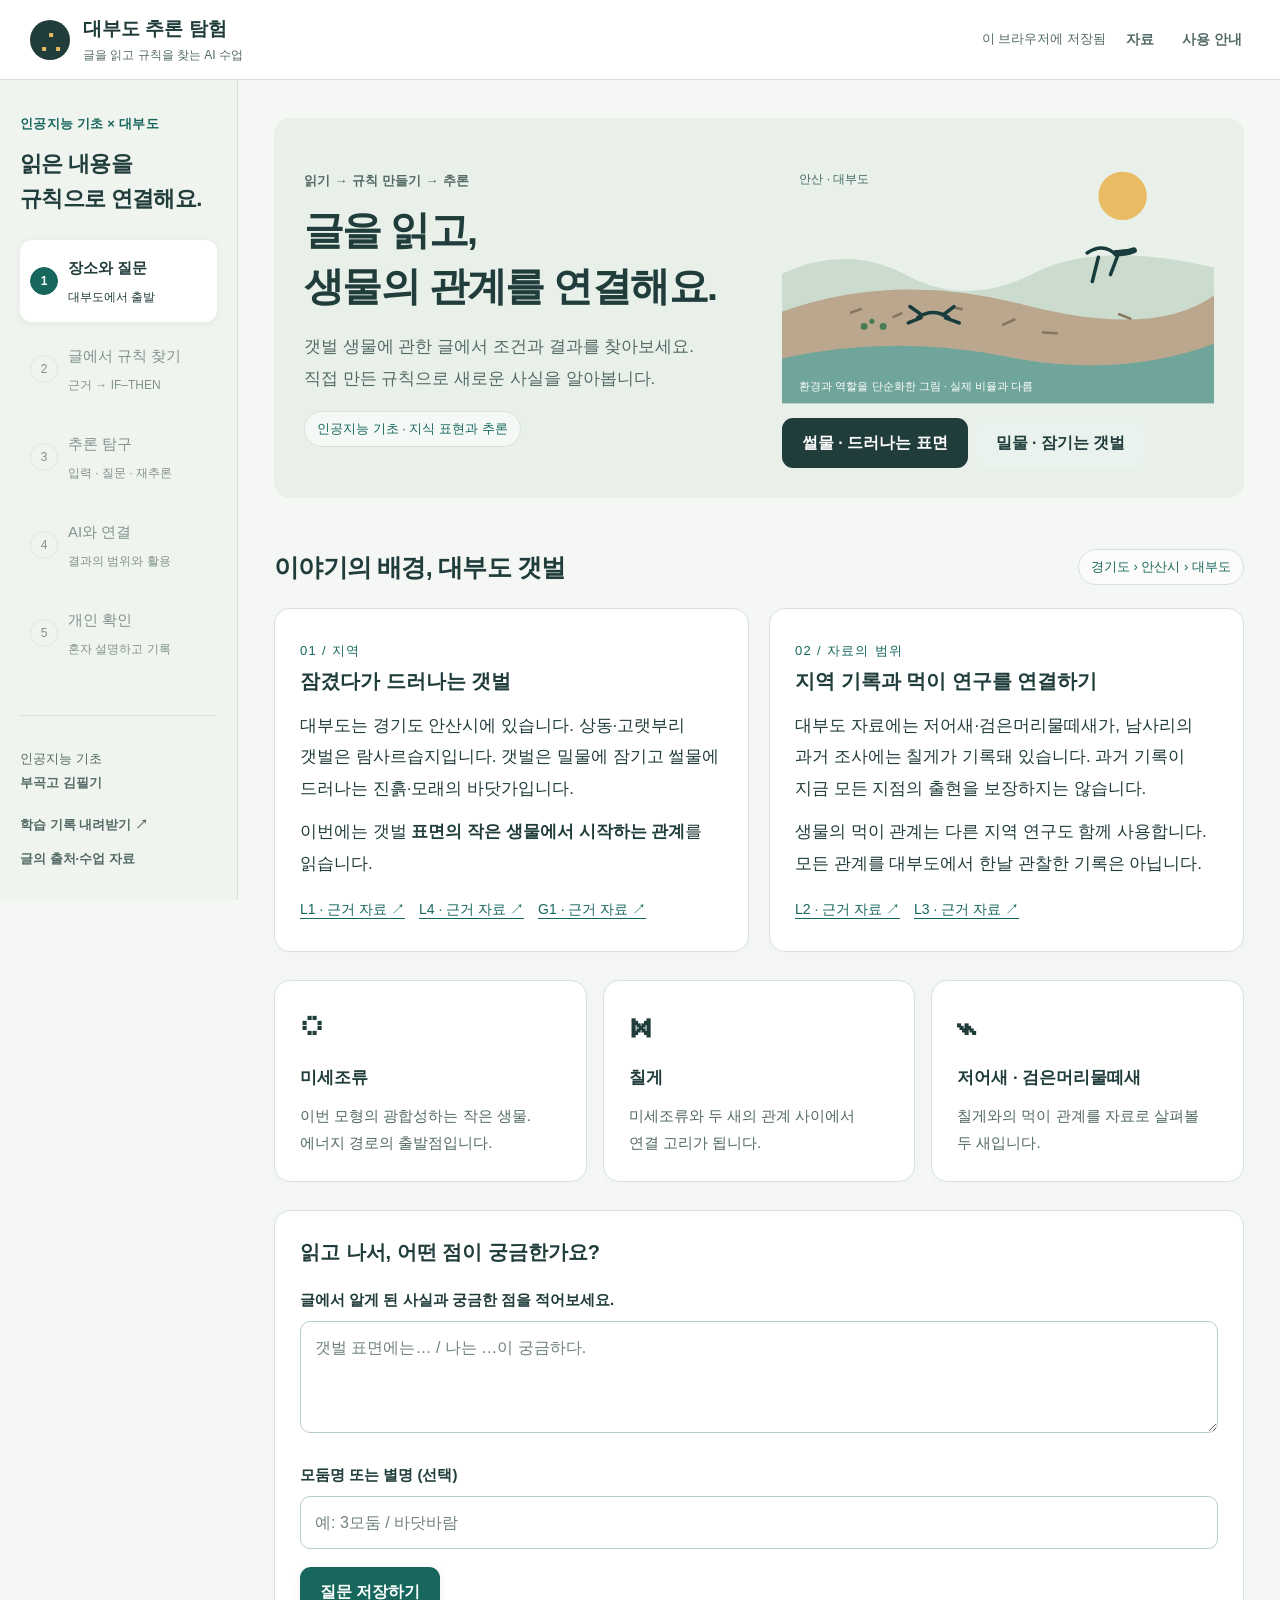
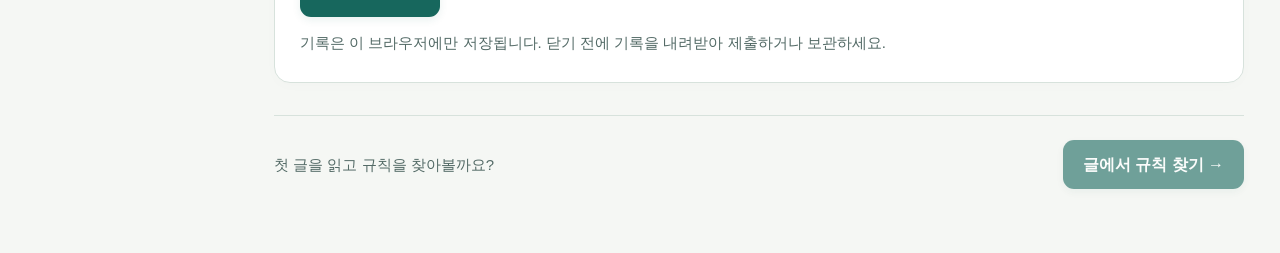
<file: index.html>
<!doctype html>
<html lang="ko">
<head>
  <meta charset="utf-8"><meta name="viewport" content="width=device-width,initial-scale=1">
  <meta name="theme-color" content="#123e3e">
  <meta name="description" content="대부도 생태 글을 읽고, 근거에서 IF–THEN 규칙을 찾아 직접 추론하는 인공지능 기초 수업">
  <title>대부도 추론 탐험 | 부곡고 김필기</title>
  <link rel="stylesheet" href="style.css">
  <link rel="stylesheet" href="readability.css">
</head>
<body>
  <a class="skip" href="#main">학습 내용으로 이동</a>
  <header class="topbar"><a class="brand" href="#" aria-label="대부도 추론 탐험 처음으로"><span class="brand-mark" aria-hidden="true">∴</span><span>대부도 추론 탐험<small>글을 읽고 규칙을 찾는 AI 수업</small></span></a><div class="top-actions"><span id="save-status" role="status">기록 준비 중</span><button class="quiet" id="open-sources-top">자료</button><button class="quiet" id="open-help">사용 안내</button></div></header>
  <div class="shell"><aside class="sidebar"><div><p class="eyebrow">인공지능 기초 × 대부도</p><h2>읽은 내용을<br>규칙으로 연결해요.</h2><nav id="steps" aria-label="수업 단계"></nav></div><div class="side-bottom"><p>인공지능 기초<br><strong>부곡고 김필기</strong></p><button class="quiet" id="download-record">학습 기록 내려받기 ↗</button><button class="quiet" id="open-sources">글의 출처·수업 자료</button></div></aside>
  <main id="main" tabindex="-1"></main></div>
  <div id="toast" role="status" aria-live="polite"></div>
  <dialog id="dialog"><div id="dialog-content"></div><button class="secondary" id="close-dialog">닫기</button></dialog>
  <script src="data.js"></script><script src="engine.js"></script><script src="app.js"></script>
</body>
</html>
</file>
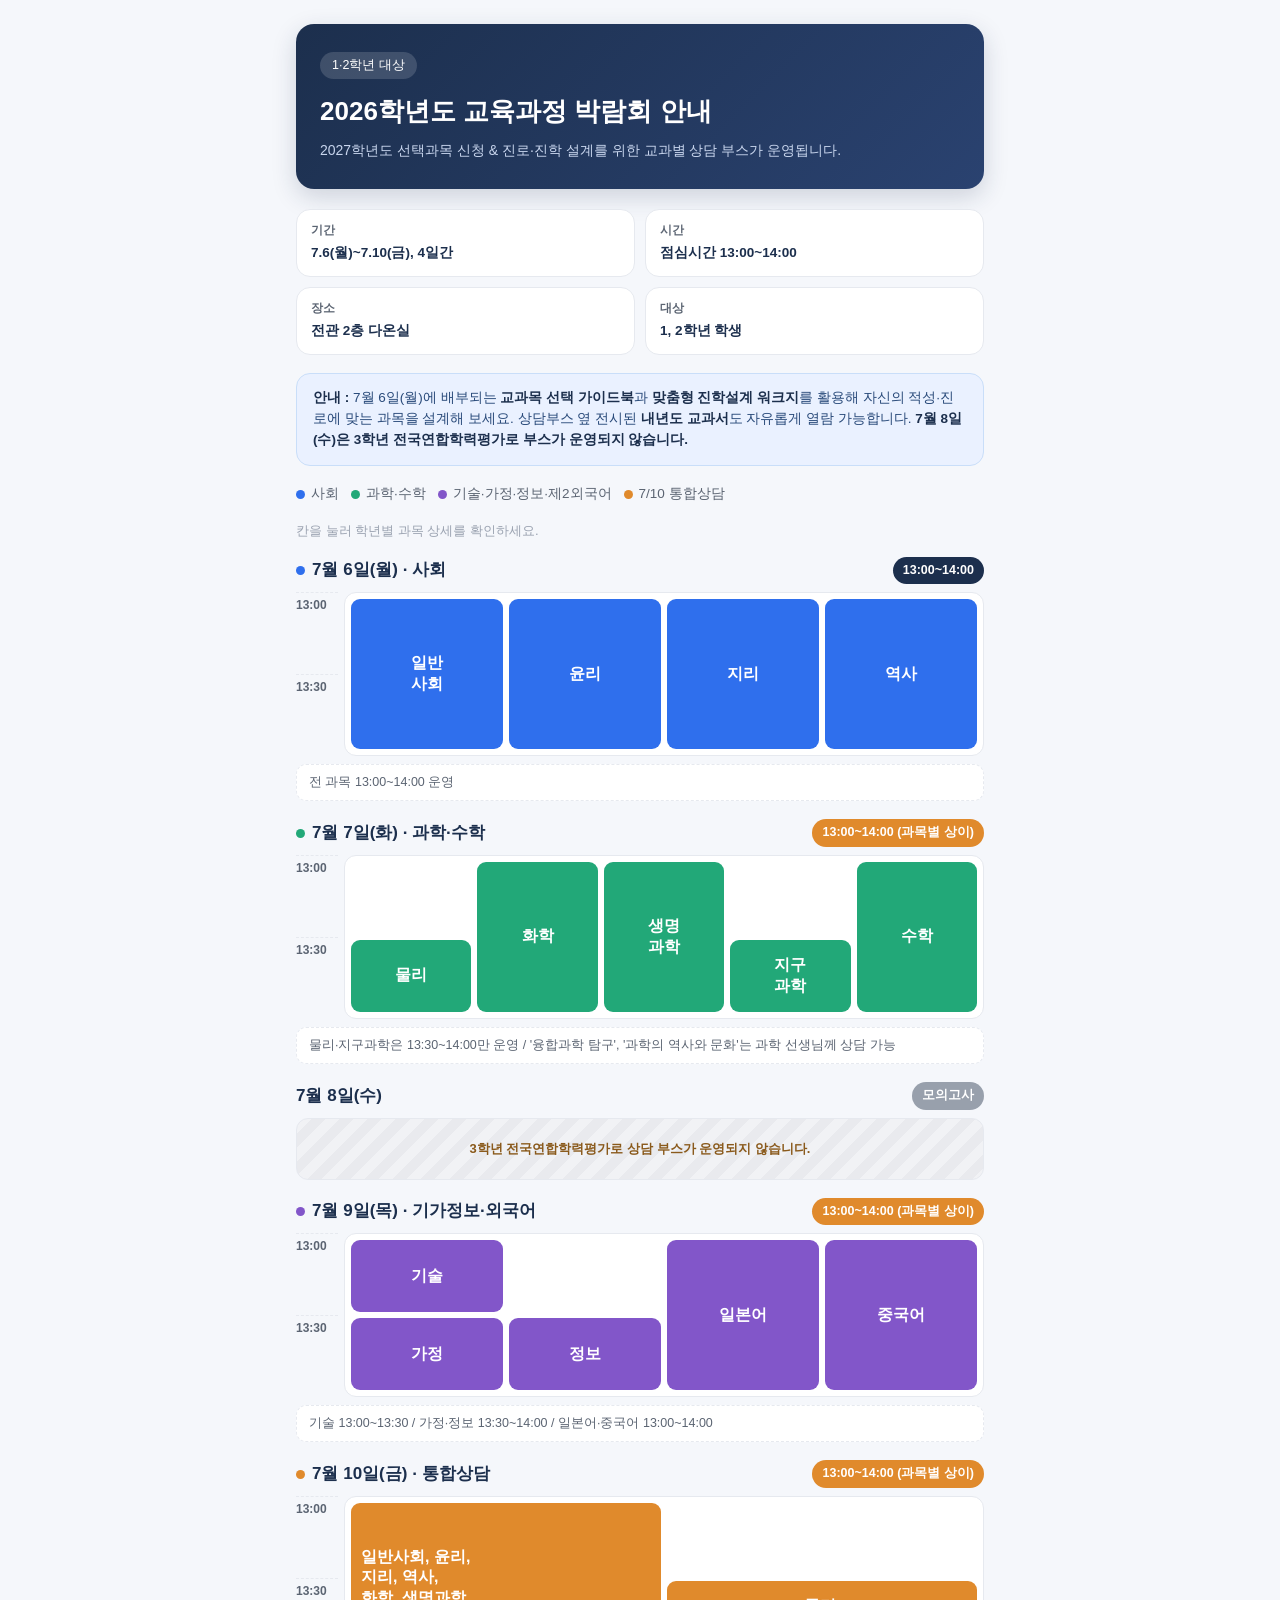
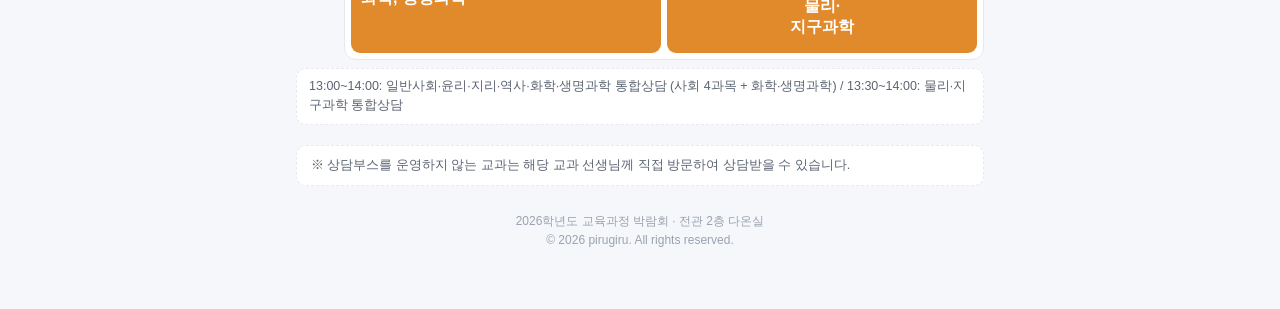
<file: curriculum.html>
<!DOCTYPE html>
<html lang="ko">
<head>
<meta charset="UTF-8">
<meta name="viewport" content="width=device-width, initial-scale=1.0">
<title>2026학년도 교육과정 박람회 안내</title>
<style>
  :root{
    --navy:#1c2f4d;
    --blue:#2f6fed;
    --blue-light:#eaf1ff;
    --green:#22a878;
    --purple:#8256c9;
    --orange:#e08a2c;
    --gray-text:#5b6472;
    --gray-line:#e6e9ef;
    --bg:#f5f7fb;
    --card-bg:#ffffff;
  }
  *{box-sizing:border-box;}
  body{
    margin:0;
    font-family:"Pretendard","Apple SD Gothic Neo","Malgun Gothic","Noto Sans KR",sans-serif;
    background:var(--bg);
    color:var(--navy);
    line-height:1.55;
  }
  .wrap{max-width:720px;margin:0 auto;padding:24px 16px 60px;}

  header{
    background:linear-gradient(135deg,var(--navy),#2a4270);
    color:#fff;
    border-radius:18px;
    padding:28px 24px;
    margin-bottom:20px;
    box-shadow:0 8px 24px rgba(28,47,77,0.18);
  }
  header .eyebrow{
    display:inline-block;
    background:rgba(255,255,255,0.15);
    padding:4px 12px;
    border-radius:999px;
    font-size:12.5px;
    margin-bottom:12px;
  }
  header h1{margin:0 0 8px;font-size:clamp(20px,5.5vw,26px);font-weight:800;}
  header p.sub{margin:0;font-size:14px;color:#c9d6ee;}

  .info-grid{display:grid;grid-template-columns:repeat(2,1fr);gap:10px;margin-bottom:18px;}
  .info-card{background:var(--card-bg);border:1px solid var(--gray-line);border-radius:14px;padding:12px 14px;}
  .info-card .label{font-size:11.5px;color:var(--gray-text);font-weight:600;margin-bottom:3px;}
  .info-card .value{font-size:13.5px;font-weight:700;}

  .guide-box{
    background:var(--blue-light);border:1px solid #c9def9;border-radius:14px;
    padding:14px 16px;margin-bottom:18px;font-size:13.5px;color:#294a7a;
  }
  .guide-box strong{color:var(--navy);}

  .legend{display:flex;flex-wrap:wrap;gap:12px;font-size:13.5px;color:var(--gray-text);margin-bottom:16px;}
  .legend span{display:inline-flex;align-items:center;gap:6px;}
  .dot{width:9px;height:9px;border-radius:50%;display:inline-block;flex:0 0 auto;}
  .dot.social{background:var(--blue);}
  .dot.science{background:var(--green);}
  .dot.etc{background:var(--purple);}
  .dot.mixed{background:var(--orange);}

  .hint{font-size:13px;color:#9aa2b0;margin-bottom:16px;}

  /* ===== Day blocks (stacked vertically) ===== */
  .day-block{margin-bottom:18px;}
  .day-block-head{
    display:flex;align-items:center;justify-content:space-between;
    margin-bottom:8px;
  }
  .day-block-head h2{
    margin:0;font-size:17px;font-weight:800;display:flex;align-items:center;gap:7px;
  }
  .day-badge{
    font-size:12.5px;font-weight:700;color:#fff;background:var(--navy);
    padding:4px 10px;border-radius:999px;white-space:nowrap;
  }
  .day-badge.closed{background:#98a0ac;}
  .day-badge.mixed{background:var(--orange);}

  .day-timeline{display:flex;gap:6px;align-items:stretch;}
  .day-gutter{flex:0 0 42px;display:flex;flex-direction:column;}
  .day-gutter .g-row{
    flex:1 1 0;min-height:72px;
    font-size:12px;color:var(--gray-text);font-weight:700;
    padding-top:3px;border-top:1px dashed var(--gray-line);
  }

  .day-grid{
    flex:1 1 auto;min-width:0;
    border:1px solid var(--gray-line);border-radius:12px;background:var(--card-bg);
    display:grid;grid-template-rows:repeat(2, minmax(72px,auto));gap:6px;padding:6px;
  }

  .evt{
    border-radius:9px;padding:8px 4px;font-size:16px;font-weight:700;color:#fff;
    cursor:pointer;display:flex;flex-direction:column;justify-content:center;
    align-items:center;text-align:center;line-height:1.3;
    transition:transform .1s ease, box-shadow .1s ease;
    min-width:0;overflow:hidden;
    word-break:keep-all;overflow-wrap:break-word;
  }
  .evt:active{transform:scale(0.97);}
  .evt.social{background:var(--blue);}
  .evt.science{background:var(--green);}
  .evt.etc{background:var(--purple);}
  .evt.mixed{background:var(--orange);}

  .closed-panel{
    background:repeating-linear-gradient(135deg,#f1f2f5,#f1f2f5 10px,#e9eaee 10px,#e9eaee 20px);
    border:1px solid var(--gray-line);border-radius:12px;
    padding:20px;text-align:center;color:#8a5a1c;font-weight:700;font-size:13px;
  }

  .note{margin-top:8px;font-size:12.5px;color:var(--gray-text);background:#fff;border:1px dashed var(--gray-line);border-radius:10px;padding:8px 12px;}

  /* ===== Modal ===== */
  .modal-overlay{
    display:none;position:fixed;inset:0;background:rgba(20,28,45,0.55);
    z-index:50;align-items:center;justify-content:center;padding:16px;
  }
  .modal-overlay.show{display:flex;}
  .modal-box{
    background:#fff;border-radius:16px;max-width:400px;width:100%;
    padding:22px 22px 18px;box-shadow:0 20px 50px rgba(0,0,0,0.25);
  }
  .modal-box .m-tag{
    display:inline-block;font-size:11px;font-weight:700;padding:3px 10px;border-radius:999px;
    background:var(--blue-light);color:var(--blue);margin-bottom:8px;
  }
  .modal-box h3{margin:0 0 4px;font-size:18px;font-weight:800;}
  .modal-box .m-time{font-size:13px;color:var(--gray-text);margin-bottom:14px;font-weight:600;}
  .modal-box .m-courses .row-line{font-size:13.5px;margin-bottom:7px;}
  .modal-box .grade{
    display:inline-block;font-size:11px;font-weight:700;color:#fff;background:#9aa5b5;
    border-radius:5px;padding:1px 6px;margin-right:6px;
  }
  .modal-box .grade.g2{background:#5b8def;}
  .modal-box .grade.g3{background:#22a878;}
  .modal-close{
    margin-top:14px;width:100%;padding:10px;border:none;border-radius:10px;
    background:var(--navy);color:#fff;font-weight:700;font-size:13.5px;cursor:pointer;
  }

  .bottom-note{margin-top:20px;font-size:12.5px;color:var(--gray-text);background:#fff;border:1px dashed var(--gray-line);border-radius:10px;padding:10px 14px;}
  footer{text-align:center;font-size:12px;color:#9aa2b0;margin-top:26px;}
</style>
</head>
<body>
<div class="wrap">

  <header>
    <span class="eyebrow">1·2학년 대상</span>
    <h1>2026학년도 교육과정 박람회 안내</h1>
    <p class="sub">2027학년도 선택과목 신청 &amp; 진로·진학 설계를 위한 교과별 상담 부스가 운영됩니다.</p>
  </header>

  <div class="info-grid">
    <div class="info-card"><div class="label">기간</div><div class="value">7.6(월)~7.10(금), 4일간</div></div>
    <div class="info-card"><div class="label">시간</div><div class="value">점심시간 13:00~14:00</div></div>
    <div class="info-card"><div class="label">장소</div><div class="value">전관 2층 다온실</div></div>
    <div class="info-card"><div class="label">대상</div><div class="value">1, 2학년 학생</div></div>
  </div>

  <div class="guide-box">
    <strong>안내 :</strong> 7월 6일(월)에 배부되는 <strong>교과목 선택 가이드북</strong>과 <strong>맞춤형 진학설계 워크지</strong>를 활용해 자신의 적성·진로에 맞는 과목을 설계해 보세요. 상담부스 옆 전시된 <strong>내년도 교과서</strong>도 자유롭게 열람 가능합니다. <strong>7월 8일(수)은 3학년 전국연합학력평가로 부스가 운영되지 않습니다.</strong>
  </div>

  <div class="legend">
    <span><i class="dot social"></i>사회</span>
    <span><i class="dot science"></i>과학·수학</span>
    <span><i class="dot etc"></i>기술·가정·정보·제2외국어</span>
    <span><i class="dot mixed"></i>7/10 통합상담</span>
  </div>

  <div class="hint">칸을 눌러 학년별 과목 상세를 확인하세요.</div>

  <!-- 7/6 월 -->
  <div class="day-block">
    <div class="day-block-head">
      <h2><i class="dot social"></i>7월 6일(월) · 사회</h2>
      <span class="day-badge">13:00~14:00</span>
    </div>
    <div class="day-timeline">
      <div class="day-gutter"><div class="g-row">13:00</div><div class="g-row">13:30</div></div>
      <div class="day-grid" style="grid-template-columns:repeat(4,1fr);">
        <div class="evt social" style="grid-row:1/3;grid-column:1;" data-tag="사회" data-name="일반사회" data-time="13:00~14:00" data-courses='[["g2","사회와 문화, 법과 사회, 경제"],["g3","사회문제 탐구, 금융과 경제생활, 융합사회 탐구"]]'>일반<br>사회</div>
        <div class="evt social" style="grid-row:1/3;grid-column:2;" data-tag="사회" data-name="윤리" data-time="13:00~14:00" data-courses='[["g2","윤리문제 탐구, 현대사회와 윤리"],["g3","윤리와 사상, 인문학과 윤리"]]'>윤리</div>
        <div class="evt social" style="grid-row:1/3;grid-column:3;" data-tag="사회" data-name="지리" data-time="13:00~14:00" data-courses='[["g2","세계시민과 지리, 도시의 미래탐구, 기후변화와 지속가능한 세계"],["g3","한국지리 탐구, 여행지리"]]'>지리</div>
        <div class="evt social" style="grid-row:1/3;grid-column:4;" data-tag="사회" data-name="역사" data-time="13:00~14:00" data-courses='[["g2","세계사, 역사로 탐구하는 현대세계"],["g3","동아시아 역사기행, 세계유산 탐구"]]'>역사</div>
      </div>
    </div>
    <div class="note">전 과목 13:00~14:00 운영</div>
  </div>

  <!-- 7/7 화 -->
  <div class="day-block">
    <div class="day-block-head">
      <h2><i class="dot science"></i>7월 7일(화) · 과학·수학</h2>
      <span class="day-badge mixed">13:00~14:00 (과목별 상이)</span>
    </div>
    <div class="day-timeline">
      <div class="day-gutter"><div class="g-row">13:00</div><div class="g-row">13:30</div></div>
      <div class="day-grid" style="grid-template-columns:repeat(5,1fr);">
        <div class="evt science" style="grid-row:2/3;grid-column:1;" data-tag="과학" data-name="물리" data-time="13:30~14:00" data-courses='[["g2","물리학, 역학과 에너지"],["g3","전자기와 양자, 고급 물리학"]]'>물리</div>
        <div class="evt science" style="grid-row:1/3;grid-column:2;" data-tag="과학" data-name="화학" data-time="13:00~14:00" data-courses='[["g2","화학, 물질과 에너지"],["g3","화학 반응의 세계, 고급화학"]]'>화학</div>
        <div class="evt science" style="grid-row:1/3;grid-column:3;" data-tag="과학" data-name="생명과학" data-time="13:00~14:00" data-courses='[["g2","생명과학, 생물의 유전"],["g3","세포와 물질대사, 고급생명과학"]]'>생명<br>과학</div>
        <div class="evt science" style="grid-row:2/3;grid-column:4;" data-tag="과학" data-name="지구과학" data-time="13:30~14:00" data-courses='[["g2","지구과학, 지구시스템과학"],["g3","행성우주과학, 고급지구과학"]]'>지구<br>과학</div>
        <div class="evt science" style="grid-row:1/3;grid-column:5;" data-tag="수학" data-name="수학" data-time="13:00~14:00" data-courses='[["g2","기하"],["g3","미적분II"]]'>수학</div>
      </div>
    </div>
    <div class="note">물리·지구과학은 13:30~14:00만 운영 / '융합과학 탐구', '과학의 역사와 문화'는 과학 선생님께 상담 가능</div>
  </div>

  <!-- 7/8 수 -->
  <div class="day-block">
    <div class="day-block-head">
      <h2>7월 8일(수)</h2>
      <span class="day-badge closed">모의고사</span>
    </div>
    <div class="closed-panel">3학년 전국연합학력평가로 상담 부스가 운영되지 않습니다.</div>
  </div>

  <!-- 7/9 목 -->
  <div class="day-block">
    <div class="day-block-head">
      <h2><i class="dot etc"></i>7월 9일(목) · 기가정보·외국어</h2>
      <span class="day-badge mixed">13:00~14:00 (과목별 상이)</span>
    </div>
    <div class="day-timeline">
      <div class="day-gutter"><div class="g-row">13:00</div><div class="g-row">13:30</div></div>
      <div class="day-grid" style="grid-template-columns:repeat(4,1fr);">
        <div class="evt etc" style="grid-row:1/2;grid-column:1;" data-tag="기술" data-name="기술" data-time="13:00~13:30" data-courses='[["g3","창의공학 설계, 지식재산 일반"]]'>기술</div>
        <div class="evt etc" style="grid-row:2/3;grid-column:1;" data-tag="가정" data-name="가정" data-time="13:30~14:00" data-courses='[["g3","아동발달과 부모, 식품과 영양"]]'>가정</div>
        <div class="evt etc" style="grid-row:2/3;grid-column:2;" data-tag="정보" data-name="정보" data-time="13:30~14:00" data-courses='[["g2","프로그래밍, 인공지능 기초"]]'>정보</div>
        <div class="evt etc" style="grid-row:1/3;grid-column:3;" data-tag="제2외국어" data-name="일본어" data-time="13:00~14:00" data-courses='[["g2","일본어, 일본문화"],["g3","일본어회화, 심화일본어"]]'>일본어</div>
        <div class="evt etc" style="grid-row:1/3;grid-column:4;" data-tag="제2외국어" data-name="중국어" data-time="13:00~14:00" data-courses='[["g2","중국어, 중국문화"],["g3","중국어회화, 심화중국어"]]'>중국어</div>
      </div>
    </div>
    <div class="note">기술 13:00~13:30 / 가정·정보 13:30~14:00 / 일본어·중국어 13:00~14:00</div>
  </div>

  <!-- 7/10 금 -->
  <div class="day-block">
    <div class="day-block-head">
      <h2><i class="dot mixed"></i>7월 10일(금) · 통합상담</h2>
      <span class="day-badge mixed">13:00~14:00 (과목별 상이)</span>
    </div>
    <div class="day-timeline">
      <div class="day-gutter"><div class="g-row">13:00</div><div class="g-row">13:30</div></div>
      <div class="day-grid" style="grid-template-columns:repeat(2,1fr);">
        <div class="evt mixed" style="grid-row:1/3;grid-column:1;text-align:left;align-items:flex-start;justify-content:center;padding:10px 10px;" data-tag="통합상담" data-name="일반사회·윤리·지리·역사·화학·생명과학" data-time="13:00~14:00" data-courses='[["","일반사회, 윤리, 지리, 역사, 화학, 생명과학"]]'>일반사회, 윤리,<br>지리, 역사,<br>화학, 생명과학</div>
        <div class="evt mixed" style="grid-row:2/3;grid-column:2;" data-tag="물리·지구과학" data-name="물리 / 지구과학" data-time="13:30~14:00" data-courses='[["","물리, 지구과학"]]'>물리·<br>지구과학</div>
      </div>
    </div>
    <div class="note">13:00~14:00: 일반사회·윤리·지리·역사·화학·생명과학 통합상담 (사회 4과목 + 화학·생명과학) / 13:30~14:00: 물리·지구과학 통합상담</div>
  </div>

  <div class="bottom-note">※ 상담부스를 운영하지 않는 교과는 해당 교과 선생님께 직접 방문하여 상담받을 수 있습니다.</div>

  <footer>
    2026학년도 교육과정 박람회 · 전관 2층 다온실<br>
    © 2026 pirugiru. All rights reserved.
  </footer>
</div>

<div class="modal-overlay" id="modal">
  <div class="modal-box">
    <span class="m-tag" id="mTag">사회</span>
    <h3 id="mName">과목명</h3>
    <div class="m-time" id="mTime">운영시간</div>
    <div class="m-courses" id="mCourses"></div>
    <button class="modal-close" id="mClose">닫기</button>
  </div>
</div>

<script>
  const modal = document.getElementById('modal');
  const mTag = document.getElementById('mTag');
  const mName = document.getElementById('mName');
  const mTime = document.getElementById('mTime');
  const mCourses = document.getElementById('mCourses');

  document.querySelectorAll('.evt').forEach(function(evt){
    evt.addEventListener('click', function(){
      mTag.textContent = evt.dataset.tag;
      mName.textContent = evt.dataset.name;
      mTime.textContent = '운영시간 ' + evt.dataset.time;
      const courses = JSON.parse(evt.dataset.courses);
      mCourses.innerHTML = courses.map(function(pair){
        const grade = pair[0], text = pair[1];
        const badge = grade ? ('<span class="grade ' + grade + '">' + (grade==='g2'?'2학년':'3학년') + '</span>') : '';
        return '<div class="row-line">' + badge + text + '</div>';
      }).join('');
      modal.classList.add('show');
    });
  });
  document.getElementById('mClose').addEventListener('click', function(){ modal.classList.remove('show'); });
  modal.addEventListener('click', function(e){ if(e.target===modal) modal.classList.remove('show'); });
</script>
</body>
</html>
</file>
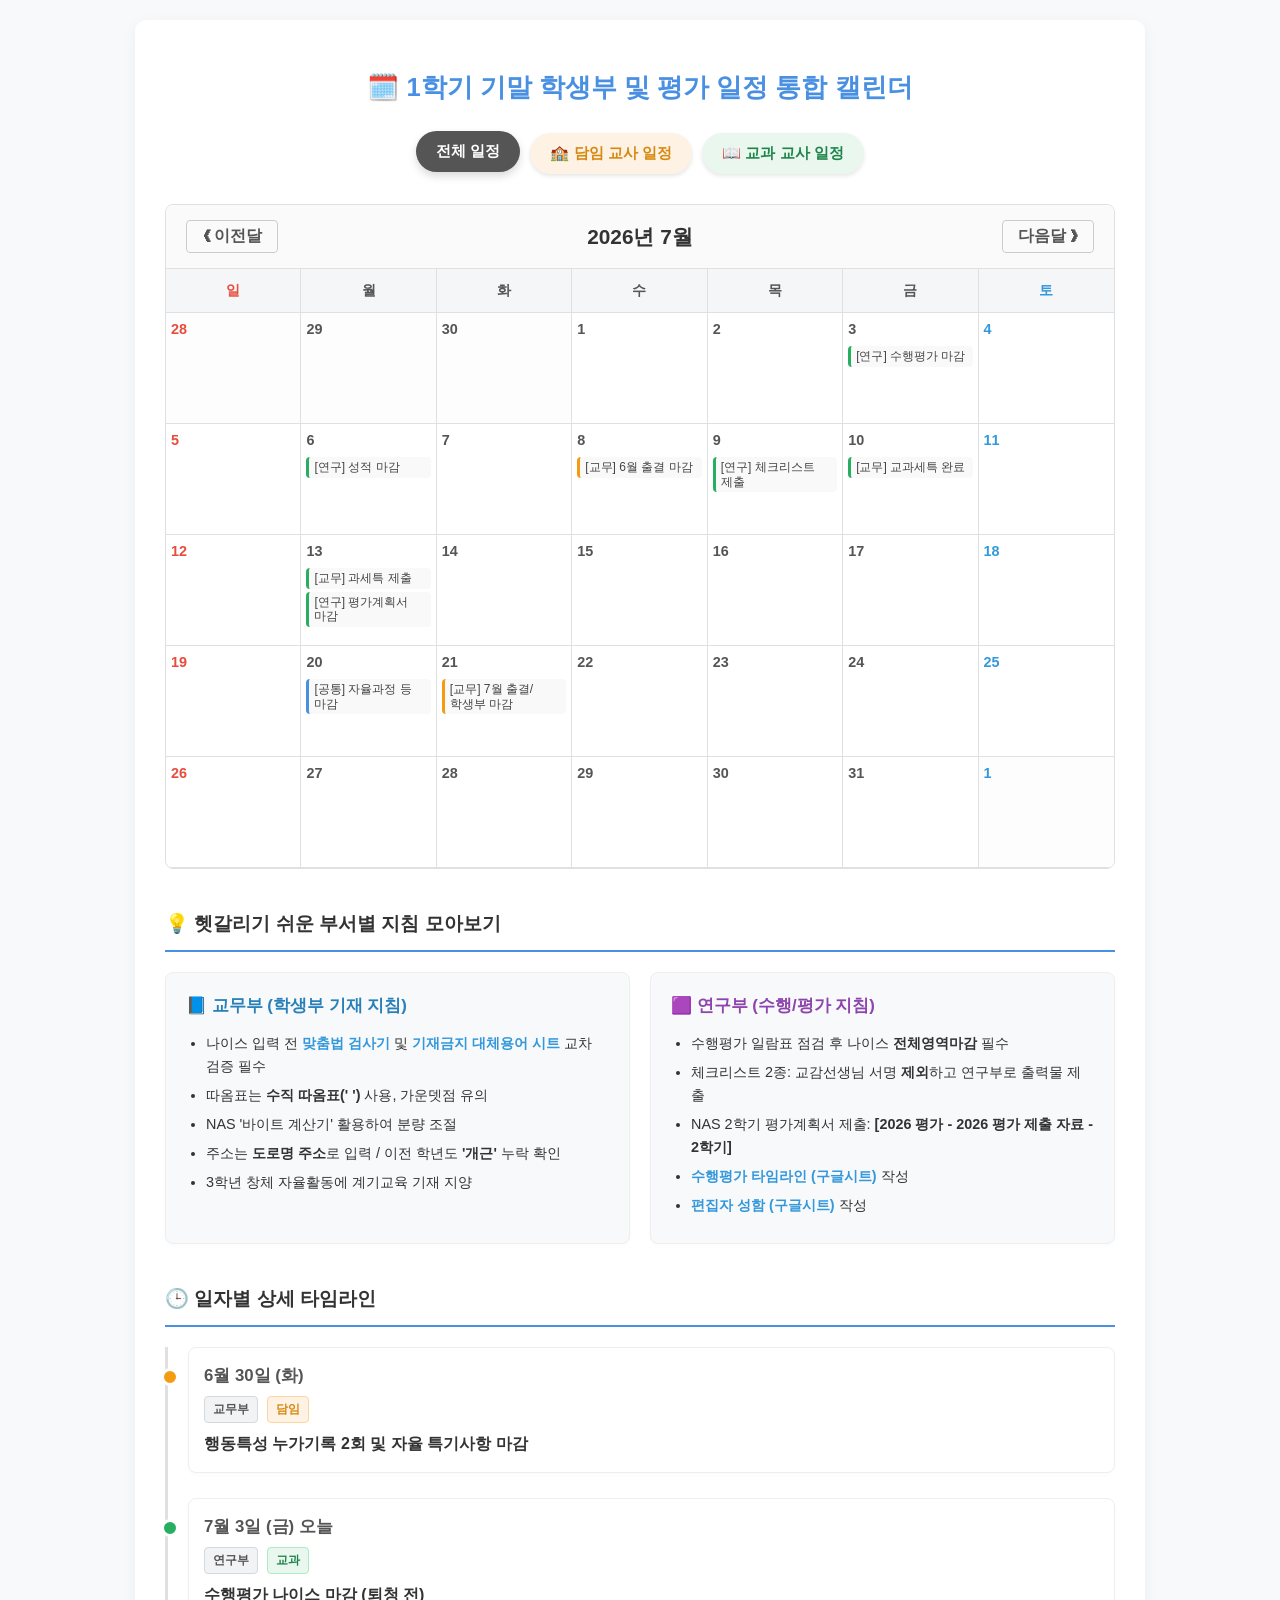
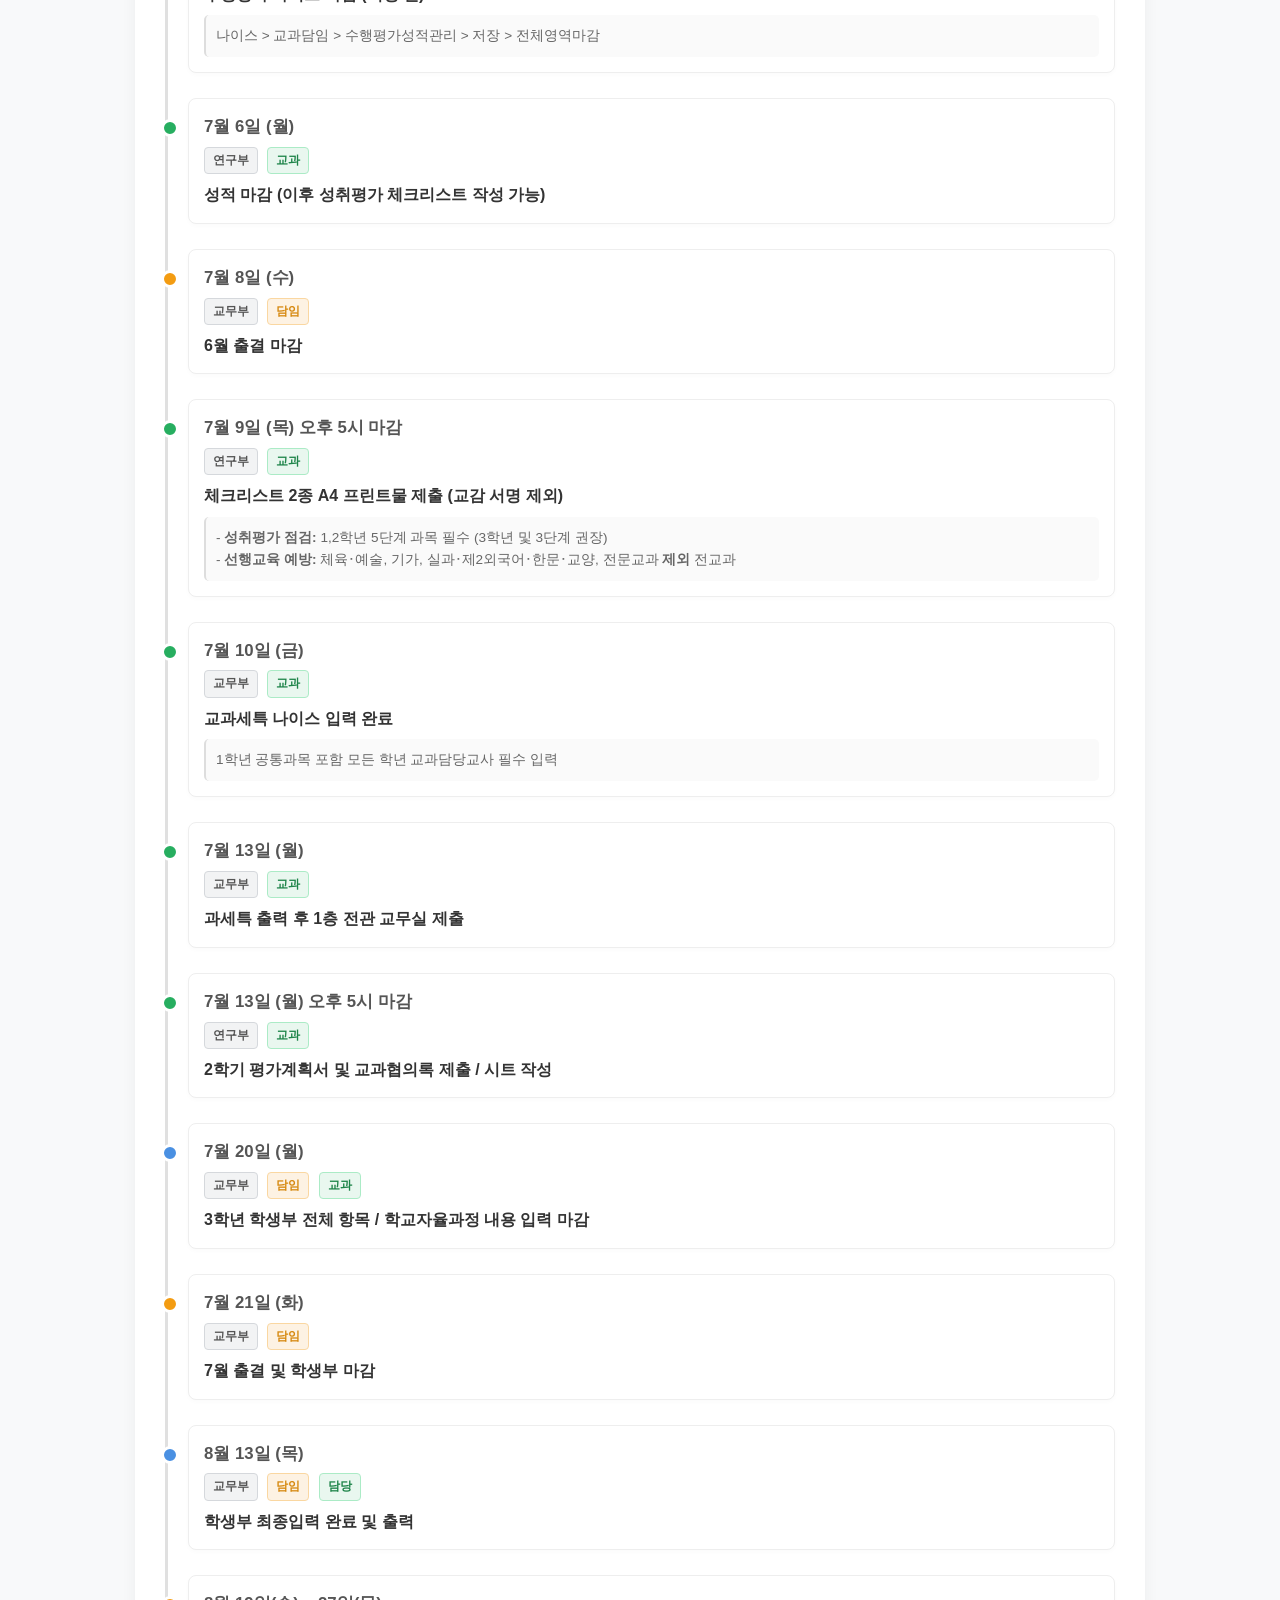
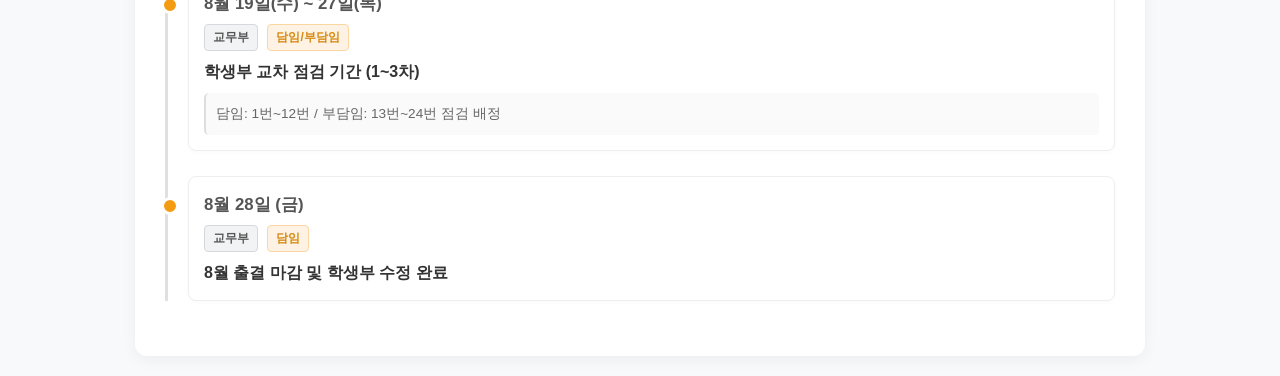
<file: July.html>
<!DOCTYPE html>
<html lang="ko">
<head>
    <meta charset="UTF-8">
    <meta name="viewport" content="width=device-width, initial-scale=1.0">
    <title>1학기 기말 학사 일정 통합 캘린더</title>
    <style>
        :root {
            --primary: #4A90E2;
            --homeroom: #F39C12; /* 담임 오렌지 */
            --subject: #27AE60;  /* 교과 그린 */
            --bg-color: #F8F9FA;
            --text-main: #333;
            --text-light: #666;
            --border-color: #e0e0e0;
        }

        body {
            font-family: 'Pretendard', 'Malgun Gothic', sans-serif;
            background-color: var(--bg-color);
            color: var(--text-main);
            margin: 0;
            padding: 20px;
            line-height: 1.6;
        }

        .container {
            max-width: 950px;
            margin: 0 auto;
            background: #fff;
            padding: 30px;
            border-radius: 12px;
            box-shadow: 0 4px 15px rgba(0,0,0,0.05);
        }

        h1 {
            text-align: center;
            font-size: 1.6rem;
            color: var(--primary);
            margin-bottom: 25px;
            font-weight: 800;
        }

        /* 역할 필터 버튼 영역 */
        .filter-container {
            display: flex;
            justify-content: center;
            gap: 10px;
            margin-bottom: 30px;
            flex-wrap: wrap;
        }

        .btn {
            padding: 10px 20px;
            border: none;
            border-radius: 25px;
            cursor: pointer;
            font-weight: bold;
            transition: all 0.2s;
            font-size: 0.95rem;
            box-shadow: 0 2px 4px rgba(0,0,0,0.1);
        }

        .btn.active { transform: translateY(-2px); box-shadow: 0 4px 8px rgba(0,0,0,0.15); }
        .btn-all { background-color: #f0f0f0; color: #333; }
        .btn-homeroom { background-color: #fdf2e3; color: #d68910; }
        .btn-subject { background-color: #e9f7ef; color: #1e8449; }
        
        .btn-all.active { background-color: #555; color: white; }
        .btn-homeroom.active { background-color: var(--homeroom); color: white; }
        .btn-subject.active { background-color: var(--subject); color: white; }

        /* 필터링 로직 (CSS) */
        .app-container[data-filter="homeroom"] .item:not(.type-homeroom) { display: none !important; }
        .app-container[data-filter="subject"] .item:not(.type-subject) { display: none !important; }

        /* 캘린더 영역 */
        .calendar-section {
            margin-bottom: 40px;
            border: 1px solid var(--border-color);
            border-radius: 8px;
            overflow: hidden;
            background: #fff;
        }

        .calendar-header {
            display: flex;
            justify-content: space-between;
            align-items: center;
            background-color: #fafafa;
            padding: 15px 20px;
            border-bottom: 1px solid var(--border-color);
        }

        .calendar-header button {
            background: none;
            border: 1px solid #ccc;
            border-radius: 4px;
            padding: 5px 15px;
            cursor: pointer;
            font-size: 1rem;
            font-weight: bold;
            color: #555;
            transition: background 0.2s;
        }

        .calendar-header button:hover { background-color: #eee; }
        .calendar-header h2 { margin: 0; font-size: 1.3rem; color: #333; }

        .calendar-grid {
            display: grid;
            grid-template-columns: repeat(7, 1fr);
            text-align: center;
        }

        .calendar-day-name {
            font-weight: bold;
            padding: 10px 0;
            background-color: #f4f6f8;
            border-bottom: 1px solid var(--border-color);
            border-right: 1px solid var(--border-color);
            font-size: 0.9rem;
            color: #555;
        }
        .calendar-day-name:last-child { border-right: none; }
        .calendar-day-name.sunday { color: #e74c3c; }
        .calendar-day-name.saturday { color: #3498db; }

        .calendar-cell {
            min-height: 100px;
            border-bottom: 1px solid var(--border-color);
            border-right: 1px solid var(--border-color);
            padding: 5px;
            text-align: left;
            position: relative;
        }
        .calendar-cell:nth-child(7n) { border-right: none; }
        .calendar-cell.other-month { background-color: #fdfdfd; color: #ccc; }
        
        .date-num {
            display: block;
            font-size: 0.9rem;
            font-weight: bold;
            margin-bottom: 5px;
            color: #555;
        }
        .calendar-cell:nth-child(7n+1) .date-num { color: #e74c3c; }
        .calendar-cell:nth-child(7n) .date-num { color: #3498db; }

        .cal-event {
            font-size: 0.75rem;
            padding: 3px 5px;
            margin-bottom: 3px;
            border-radius: 4px;
            line-height: 1.2;
            word-break: keep-all;
            border-left: 3px solid;
            background-color: #f9f9f9;
            color: #444;
        }
        .cal-event.type-homeroom { border-color: var(--homeroom); }
        .cal-event.type-subject { border-color: var(--subject); }
        .cal-event.type-both { border-color: var(--primary); }

        /* 핵심 유의사항 (공지) 영역 */
        .section-title {
            font-size: 1.2rem;
            color: #333;
            border-bottom: 2px solid var(--primary);
            padding-bottom: 10px;
            margin-bottom: 20px;
            margin-top: 40px;
        }

        .notice-container {
            display: grid;
            grid-template-columns: 1fr 1fr;
            gap: 20px;
            margin-bottom: 30px;
        }

        .notice-box {
            padding: 20px;
            border-radius: 8px;
            font-size: 0.9rem;
            box-shadow: 0 2px 5px rgba(0,0,0,0.02);
            background-color: #f8f9fa;
            border: 1px solid #eee;
        }
        
        .notice-box h3 { margin-top: 0; margin-bottom: 12px; font-size: 1.05rem; }
        .notice-box.gyomu h3 { color: #2980b9; }
        .notice-box.yeongu h3 { color: #8e44ad; }
        .notice-box ul { padding-left: 20px; margin: 0; }
        .notice-box li { margin-bottom: 6px; }
        .notice-box a { color: #3498db; font-weight: bold; text-decoration: none; }
        .notice-box a:hover { text-decoration: underline; }

        /* 타임라인 영역 */
        .timeline {
            position: relative;
            padding-left: 20px;
            border-left: 3px solid #e0e0e0;
        }

        .timeline-event {
            position: relative;
            margin-bottom: 25px;
            padding: 15px;
            background: #fff;
            border-radius: 8px;
            border: 1px solid #eee;
            box-shadow: 0 2px 5px rgba(0,0,0,0.02);
            transition: transform 0.2s, border-color 0.2s;
        }

        .timeline-event:hover {
            transform: translateX(5px);
            border-color: #d0d0d0;
        }

        .timeline-event::before {
            content: '';
            position: absolute;
            left: -28px;
            top: 20px;
            width: 12px;
            height: 12px;
            border-radius: 50%;
            background-color: #ccc;
            border: 3px solid #fff;
        }

        .timeline-event.type-homeroom::before { background-color: var(--homeroom); }
        .timeline-event.type-subject::before { background-color: var(--subject); }
        .timeline-event.type-both::before { background-color: var(--primary); }

        .date {
            font-weight: 800;
            color: #555;
            font-size: 1.05rem;
            margin-bottom: 5px;
        }

        .tags { margin-bottom: 8px; }
        .tag {
            display: inline-block;
            padding: 3px 8px;
            border-radius: 4px;
            font-size: 0.75rem;
            font-weight: bold;
            margin-right: 5px;
        }

        /* 부서 태그 */
        .tag-dept { background-color: #f2f3f4; color: #555; border: 1px solid #d5d8dc; }
        /* 역할 태그 */
        .tag-homeroom { background-color: #fdf2e3; color: #d68910; border: 1px solid #fad7a1; }
        .tag-subject { background-color: #e9f7ef; color: #1e8449; border: 1px solid #abebc6; }

        .title { font-size: 1rem; font-weight: 600; color: var(--text-main); }
        .desc { font-size: 0.85rem; color: var(--text-light); margin-top: 8px; background: #fafafa; padding: 10px; border-radius: 5px; border-left: 2px solid #ddd; }

        @media (max-width: 768px) {
            .notice-container { grid-template-columns: 1fr; gap: 15px; }
            .filter-container { flex-direction: column; }
            .btn { width: 100%; }
            .calendar-cell { min-height: 80px; padding: 2px; }
            .cal-event { font-size: 0.65rem; padding: 2px; }
        }
    </style>
</head>
<body>

<div class="container app-container" id="appContainer" data-filter="all">
    <h1>🗓️ 1학기 기말 학생부 및 평가 일정 통합 캘린더</h1>
    
    <!-- 필터 버튼 (담임/교과 중심 복구) -->
    <div class="filter-container">
        <button class="btn btn-all active" onclick="setFilter('all')">전체 일정</button>
        <button class="btn btn-homeroom" onclick="setFilter('homeroom')">🏫 담임 교사 일정</button>
        <button class="btn btn-subject" onclick="setFilter('subject')">📖 교과 교사 일정</button>
    </div>

    <!-- 1. 월간 캘린더 영역 -->
    <div class="calendar-section">
        <div class="calendar-header">
            <button onclick="changeMonth(-1)">&#10094; 이전달</button>
            <h2 id="calendarMonthYear">2026년 7월</h2>
            <button onclick="changeMonth(1)">다음달 &#10095;</button>
        </div>
        <div class="calendar-grid">
            <div class="calendar-day-name sunday">일</div>
            <div class="calendar-day-name">월</div>
            <div class="calendar-day-name">화</div>
            <div class="calendar-day-name">수</div>
            <div class="calendar-day-name">목</div>
            <div class="calendar-day-name">금</div>
            <div class="calendar-day-name saturday">토</div>
        </div>
        <div class="calendar-grid" id="calendarBody">
            <!-- 자바스크립트로 렌더링 됩니다 -->
        </div>
    </div>

    <!-- 2. 핵심 유의사항 -->
    <h2 class="section-title">💡 헷갈리기 쉬운 부서별 지침 모아보기</h2>
    <div class="notice-container">
        <!-- 교무부 -->
        <div class="notice-box gyomu">
            <h3>📘 교무부 (학생부 기재 지침)</h3>
            <ul>
                <li>나이스 입력 전 <a href="https://nara-speller.co.kr/speller/" target="_blank">맞춤법 검사기</a> 및 <a href="https://bit.ly/4fjyH0X" target="_blank">기재금지 대체용어 시트</a> 교차 검증 필수</li>
                <li>따옴표는 <b>수직 따옴표(' ')</b> 사용, 가운뎃점 유의</li>
                <li>NAS '바이트 계산기' 활용하여 분량 조절</li>
                <li>주소는 <b>도로명 주소</b>로 입력 / 이전 학년도 <b>'개근'</b> 누락 확인</li>
                <li>3학년 창체 자율활동에 계기교육 기재 지양</li>
            </ul>
        </div>

        <!-- 연구부 -->
        <div class="notice-box yeongu">
            <h3>🟪 연구부 (수행/평가 지침)</h3>
            <ul>
                <li>수행평가 일람표 점검 후 나이스 <b>전체영역마감</b> 필수</li>
                <li>체크리스트 2종: 교감선생님 서명 <b>제외</b>하고 연구부로 출력물 제출</li>
                <li>NAS 2학기 평가계획서 제출: <b>[2026 평가 - 2026 평가 제출 자료 - 2학기]</b></li>
                <li><a href="https://docs.google.com/spreadsheets/d/1HdOVjOikRSR9Cx0oe0bIvArLYCjf2sq2XXIaqwo_t1A/edit?usp=sharing" target="_blank">수행평가 타임라인 (구글시트)</a> 작성</li>
                <li><a href="https://docs.google.com/spreadsheets/d/1Oh_D_cvpjvJ8BbY660JzMotdtEDgKtPOSWshmRVIT2w/edit?usp=sharing" target="_blank">편집자 성함 (구글시트)</a> 작성</li>
            </ul>
        </div>
    </div>

    <!-- 3. 상세 타임라인 (역할 중심) -->
    <h2 class="section-title">🕒 일자별 상세 타임라인</h2>
    <div class="timeline">
        <!-- 6/30 -->
        <div class="timeline-event item type-homeroom">
            <div class="date">6월 30일 (화)</div>
            <div class="tags">
                <span class="tag tag-dept">교무부</span>
                <span class="tag tag-homeroom">담임</span>
            </div>
            <div class="title">행동특성 누가기록 2회 및 자율 특기사항 마감</div>
        </div>

        <!-- 7/3 (오늘) -->
        <div class="timeline-event item type-subject">
            <div class="date">7월 3일 (금) 오늘</div>
            <div class="tags">
                <span class="tag tag-dept">연구부</span>
                <span class="tag tag-subject">교과</span>
            </div>
            <div class="title">수행평가 나이스 마감 (퇴청 전)</div>
            <div class="desc">나이스 > 교과담임 > 수행평가성적관리 > 저장 > 전체영역마감</div>
        </div>

        <!-- 7/6 -->
        <div class="timeline-event item type-subject">
            <div class="date">7월 6일 (월)</div>
            <div class="tags">
                <span class="tag tag-dept">연구부</span>
                <span class="tag tag-subject">교과</span>
            </div>
            <div class="title">성적 마감 (이후 성취평가 체크리스트 작성 가능)</div>
        </div>

        <!-- 7/8 -->
        <div class="timeline-event item type-homeroom">
            <div class="date">7월 8일 (수)</div>
            <div class="tags">
                <span class="tag tag-dept">교무부</span>
                <span class="tag tag-homeroom">담임</span>
            </div>
            <div class="title">6월 출결 마감</div>
        </div>

        <!-- 7/9 -->
        <div class="timeline-event item type-subject">
            <div class="date">7월 9일 (목) 오후 5시 마감</div>
            <div class="tags">
                <span class="tag tag-dept">연구부</span>
                <span class="tag tag-subject">교과</span>
            </div>
            <div class="title">체크리스트 2종 A4 프린트물 제출 (교감 서명 제외)</div>
            <div class="desc">
                - <b>성취평가 점검:</b> 1,2학년 5단계 과목 필수 (3학년 및 3단계 권장)<br>
                - <b>선행교육 예방:</b> 체육･예술, 기가, 실과･제2외국어･한문･교양, 전문교과 <b>제외</b> 전교과
            </div>
        </div>

        <!-- 7/10 -->
        <div class="timeline-event item type-subject">
            <div class="date">7월 10일 (금)</div>
            <div class="tags">
                <span class="tag tag-dept">교무부</span>
                <span class="tag tag-subject">교과</span>
            </div>
            <div class="title">교과세특 나이스 입력 완료</div>
            <div class="desc">1학년 공통과목 포함 모든 학년 교과담당교사 필수 입력</div>
        </div>

        <!-- 7/13 -->
        <div class="timeline-event item type-subject">
            <div class="date">7월 13일 (월)</div>
            <div class="tags">
                <span class="tag tag-dept">교무부</span>
                <span class="tag tag-subject">교과</span>
            </div>
            <div class="title">과세특 출력 후 1층 전관 교무실 제출</div>
        </div>

        <div class="timeline-event item type-subject">
            <div class="date">7월 13일 (월) 오후 5시 마감</div>
            <div class="tags">
                <span class="tag tag-dept">연구부</span>
                <span class="tag tag-subject">교과</span>
            </div>
            <div class="title">2학기 평가계획서 및 교과협의록 제출 / 시트 작성</div>
        </div>

        <!-- 7/20 -->
        <div class="timeline-event item type-homeroom type-subject type-both">
            <div class="date">7월 20일 (월)</div>
            <div class="tags">
                <span class="tag tag-dept">교무부</span>
                <span class="tag tag-homeroom">담임</span>
                <span class="tag tag-subject">교과</span>
            </div>
            <div class="title">3학년 학생부 전체 항목 / 학교자율과정 내용 입력 마감</div>
        </div>

        <!-- 7/21 -->
        <div class="timeline-event item type-homeroom">
            <div class="date">7월 21일 (화)</div>
            <div class="tags">
                <span class="tag tag-dept">교무부</span>
                <span class="tag tag-homeroom">담임</span>
            </div>
            <div class="title">7월 출결 및 학생부 마감</div>
        </div>

        <!-- 8/13 -->
        <div class="timeline-event item type-homeroom type-subject type-both">
            <div class="date">8월 13일 (목)</div>
            <div class="tags">
                <span class="tag tag-dept">교무부</span>
                <span class="tag tag-homeroom">담임</span>
                <span class="tag tag-subject">담당</span>
            </div>
            <div class="title">학생부 최종입력 완료 및 출력</div>
        </div>

        <!-- 8/19 ~ 8/27 -->
        <div class="timeline-event item type-homeroom">
            <div class="date">8월 19일(수) ~ 27일(목)</div>
            <div class="tags">
                <span class="tag tag-dept">교무부</span>
                <span class="tag tag-homeroom">담임/부담임</span>
            </div>
            <div class="title">학생부 교차 점검 기간 (1~3차)</div>
            <div class="desc">담임: 1번~12번 / 부담임: 13번~24번 점검 배정</div>
        </div>

        <!-- 8/28 -->
        <div class="timeline-event item type-homeroom">
            <div class="date">8월 28일 (금)</div>
            <div class="tags">
                <span class="tag tag-dept">교무부</span>
                <span class="tag tag-homeroom">담임</span>
            </div>
            <div class="title">8월 출결 마감 및 학생부 수정 완료</div>
        </div>
    </div>
</div>

<script>
    // 1. 이벤트 데이터 (담임/교과 중심 클래스 부여)
    const eventsData = [
        { date: '2026-06-30', types: ['type-homeroom'], title: '[교무] 행특/자율 마감' },
        { date: '2026-07-03', types: ['type-subject'], title: '[연구] 수행평가 마감' },
        { date: '2026-07-06', types: ['type-subject'], title: '[연구] 성적 마감' },
        { date: '2026-07-08', types: ['type-homeroom'], title: '[교무] 6월 출결 마감' },
        { date: '2026-07-09', types: ['type-subject'], title: '[연구] 체크리스트 제출' },
        { date: '2026-07-10', types: ['type-subject'], title: '[교무] 교과세특 완료' },
        { date: '2026-07-13', types: ['type-subject'], title: '[교무] 과세특 제출' },
        { date: '2026-07-13', types: ['type-subject'], title: '[연구] 평가계획서 마감' },
        { date: '2026-07-20', types: ['type-both'], title: '[공통] 자율과정 등 마감' },
        { date: '2026-07-21', types: ['type-homeroom'], title: '[교무] 7월 출결/학생부 마감' },
        { date: '2026-08-13', types: ['type-both'], title: '[공통] 최종입력 완료' },
        { date: '2026-08-19', types: ['type-homeroom'], title: '[교무] 1차 점검' },
        { date: '2026-08-24', types: ['type-homeroom'], title: '[교무] 2차 점검' },
        { date: '2026-08-26', types: ['type-homeroom'], title: '[교무] 3차 점검 시작' },
        { date: '2026-08-27', types: ['type-homeroom'], title: '[교무] 3차 점검 완료' },
        { date: '2026-08-28', types: ['type-homeroom'], title: '[교무] 8월 출결 마감' }
    ];

    let currentYear = 2026;
    let currentMonth = 6; // JS에서 6은 7월

    function setFilter(filterType) {
        document.getElementById('appContainer').setAttribute('data-filter', filterType);
        
        document.querySelectorAll('.btn').forEach(btn => btn.classList.remove('active'));
        document.querySelector(`.btn-${filterType}`).classList.add('active');
    }

    function renderCalendar(year, month) {
        const calendarBody = document.getElementById('calendarBody');
        const calendarHeader = document.getElementById('calendarMonthYear');
        calendarBody.innerHTML = '';
        
        calendarHeader.innerText = `${year}년 ${month + 1}월`;

        const firstDay = new Date(year, month, 1).getDay(); 
        const daysInMonth = new Date(year, month + 1, 0).getDate(); 
        const prevMonthDays = new Date(year, month, 0).getDate(); 

        for (let i = firstDay - 1; i >= 0; i--) {
            calendarBody.innerHTML += `<div class="calendar-cell other-month"><span class="date-num">${prevMonthDays - i}</span></div>`;
        }

        for (let i = 1; i <= daysInMonth; i++) {
            const dateString = `${year}-${String(month + 1).padStart(2, '0')}-${String(i).padStart(2, '0')}`;
            const dayEvents = eventsData.filter(event => event.date === dateString);
            
            let eventsHtml = '';
            dayEvents.forEach(evt => {
                const classes = ['cal-event', 'item', ...evt.types].join(' ');
                eventsHtml += `<div class="${classes}">${evt.title}</div>`;
            });

            calendarBody.innerHTML += `<div class="calendar-cell"><span class="date-num">${i}</span>${eventsHtml}</div>`;
        }

        const totalCells = firstDay + daysInMonth;
        const remainingCells = (7 - (totalCells % 7)) % 7;
        for (let i = 1; i <= remainingCells; i++) {
            calendarBody.innerHTML += `<div class="calendar-cell other-month"><span class="date-num">${i}</span></div>`;
        }
    }

    function changeMonth(step) {
        currentMonth += step;
        if (currentMonth < 0) { currentMonth = 11; currentYear--; } 
        else if (currentMonth > 11) { currentMonth = 0; currentYear++; }
        renderCalendar(currentYear, currentMonth);
    }

    renderCalendar(currentYear, currentMonth);
</script>

</body>
</html>
</file>
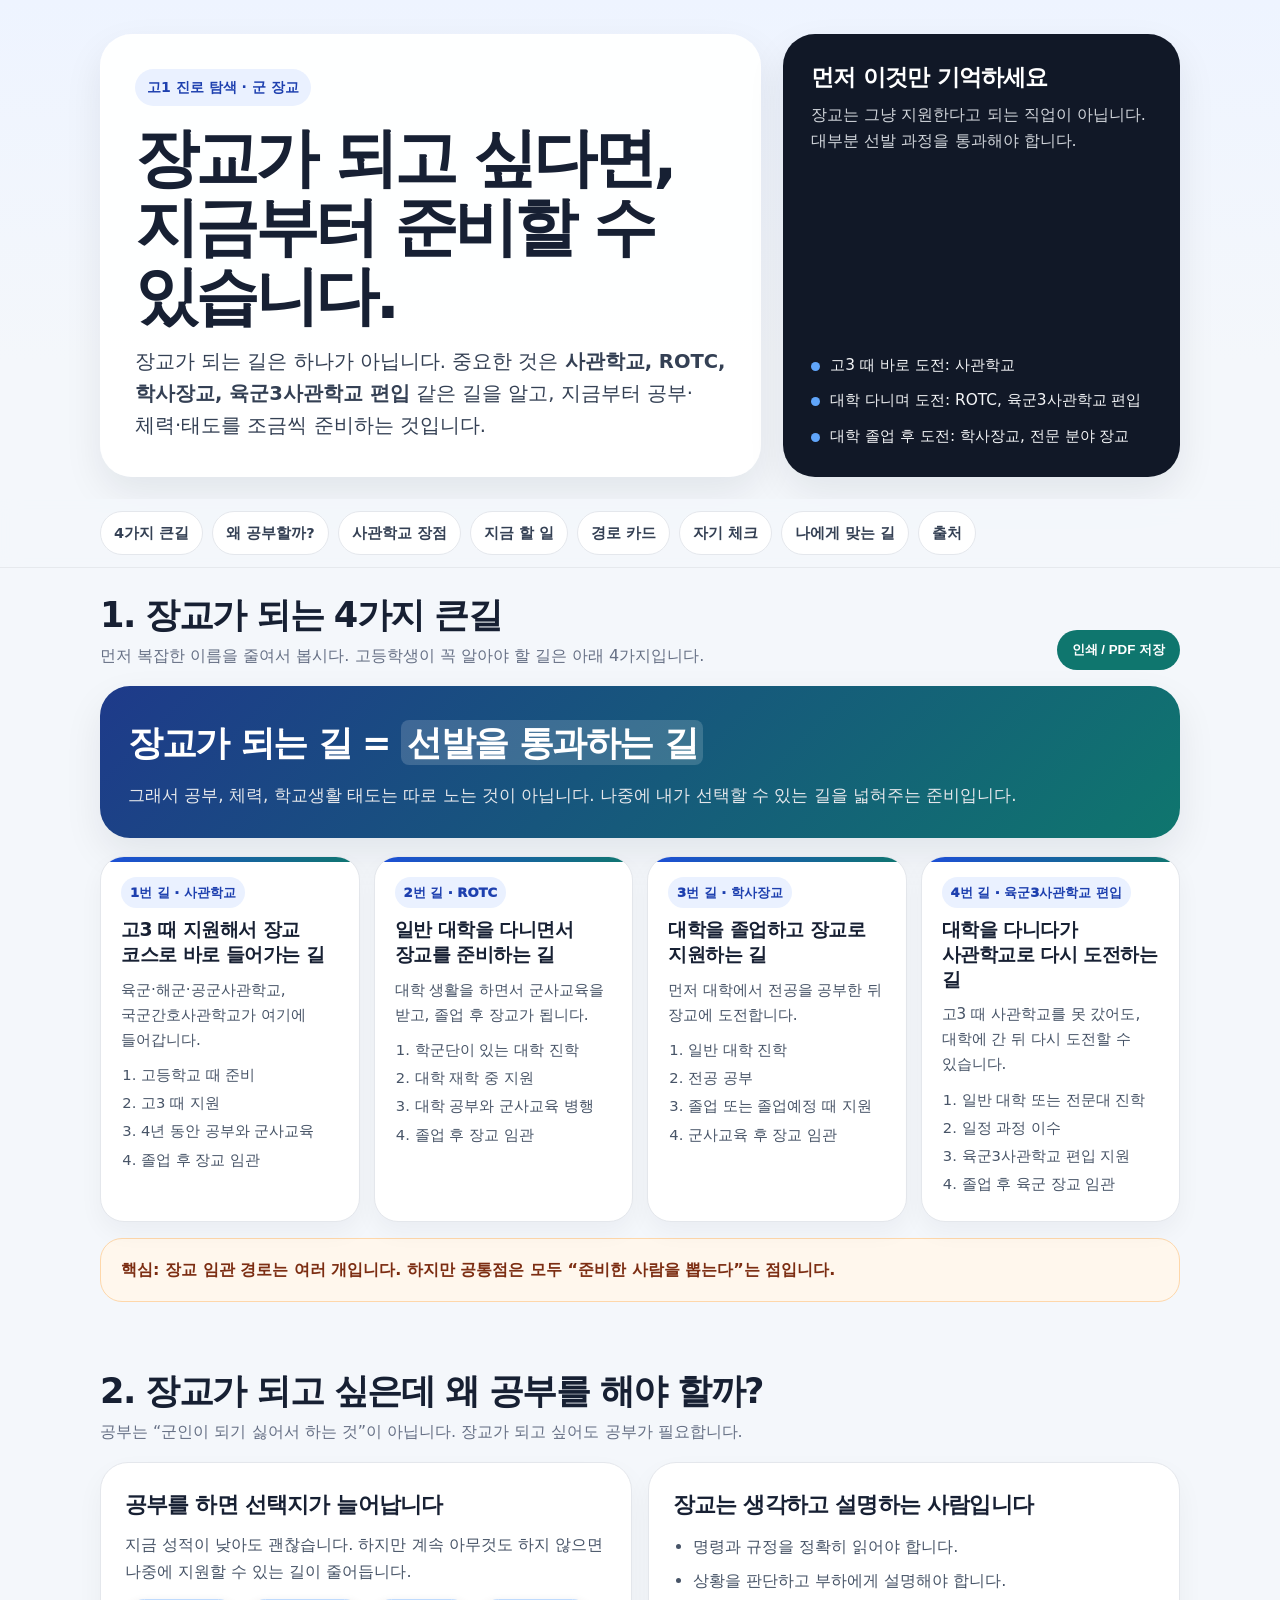
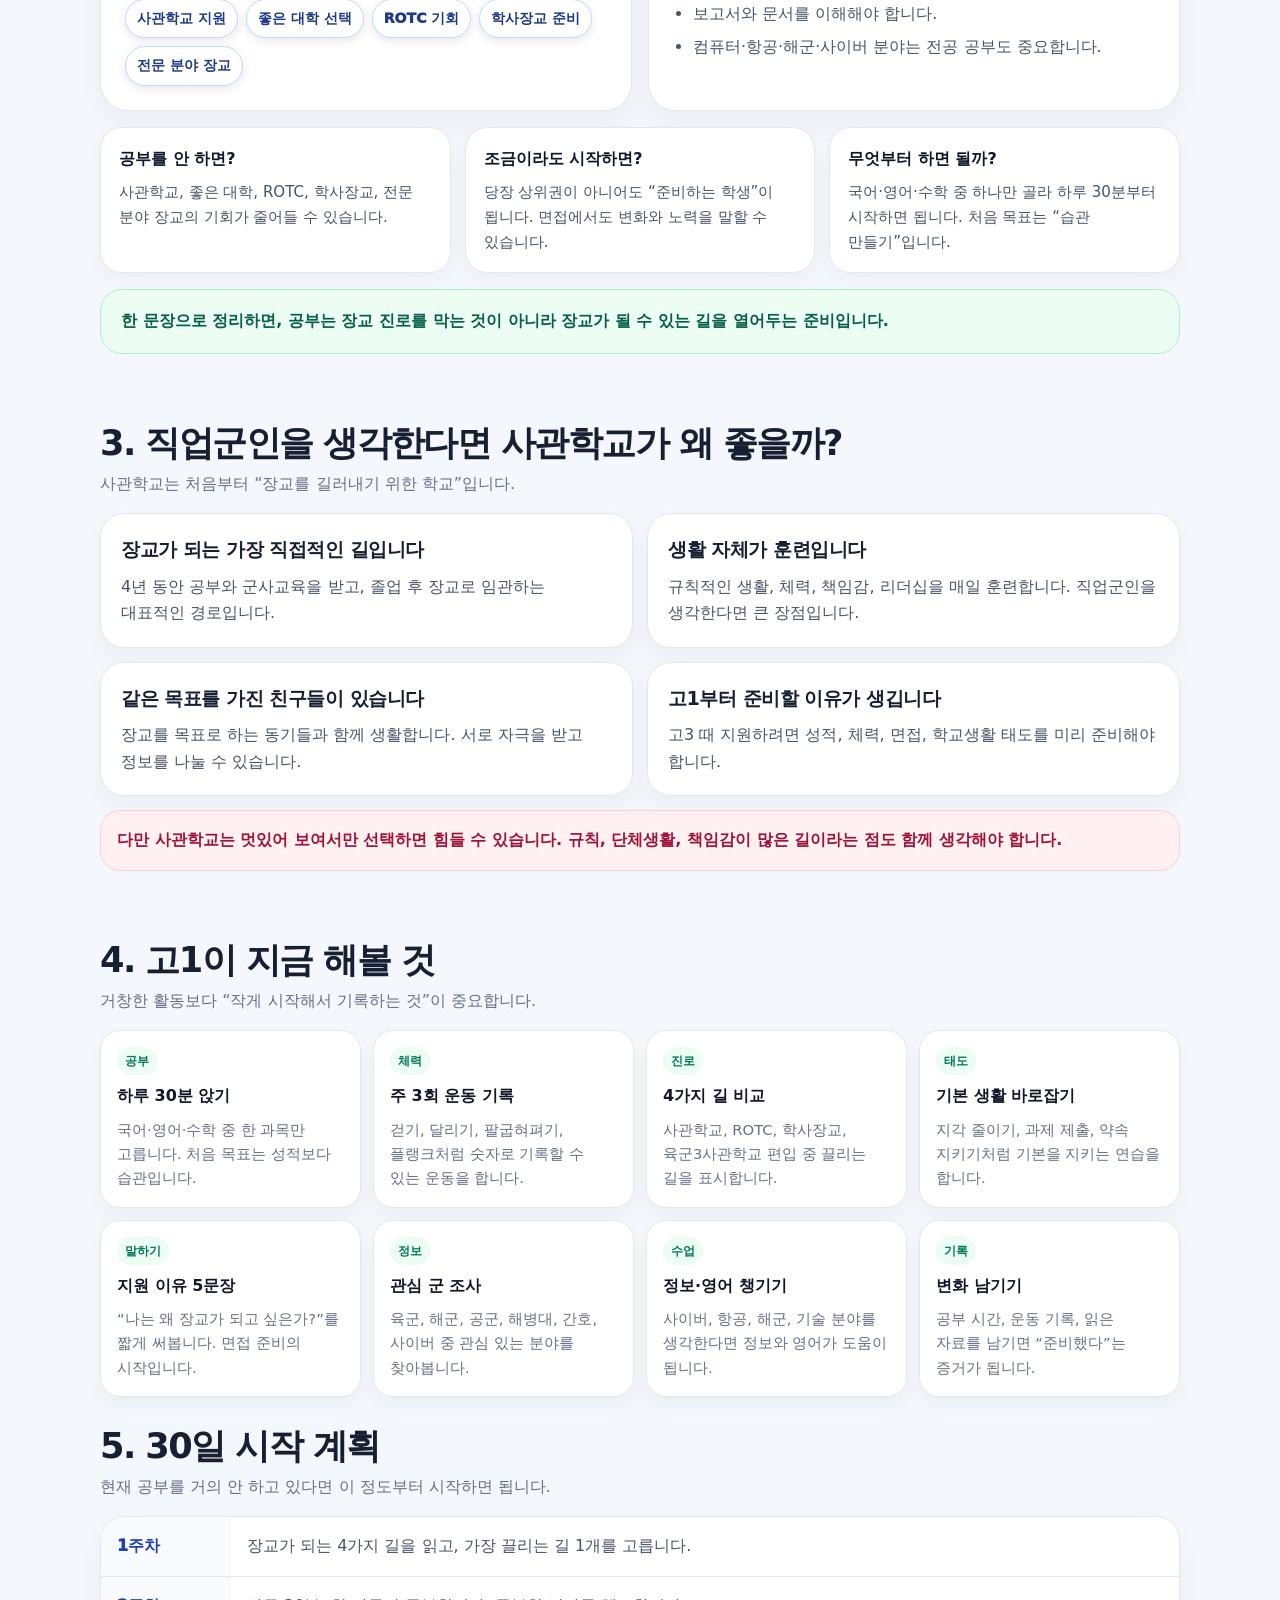
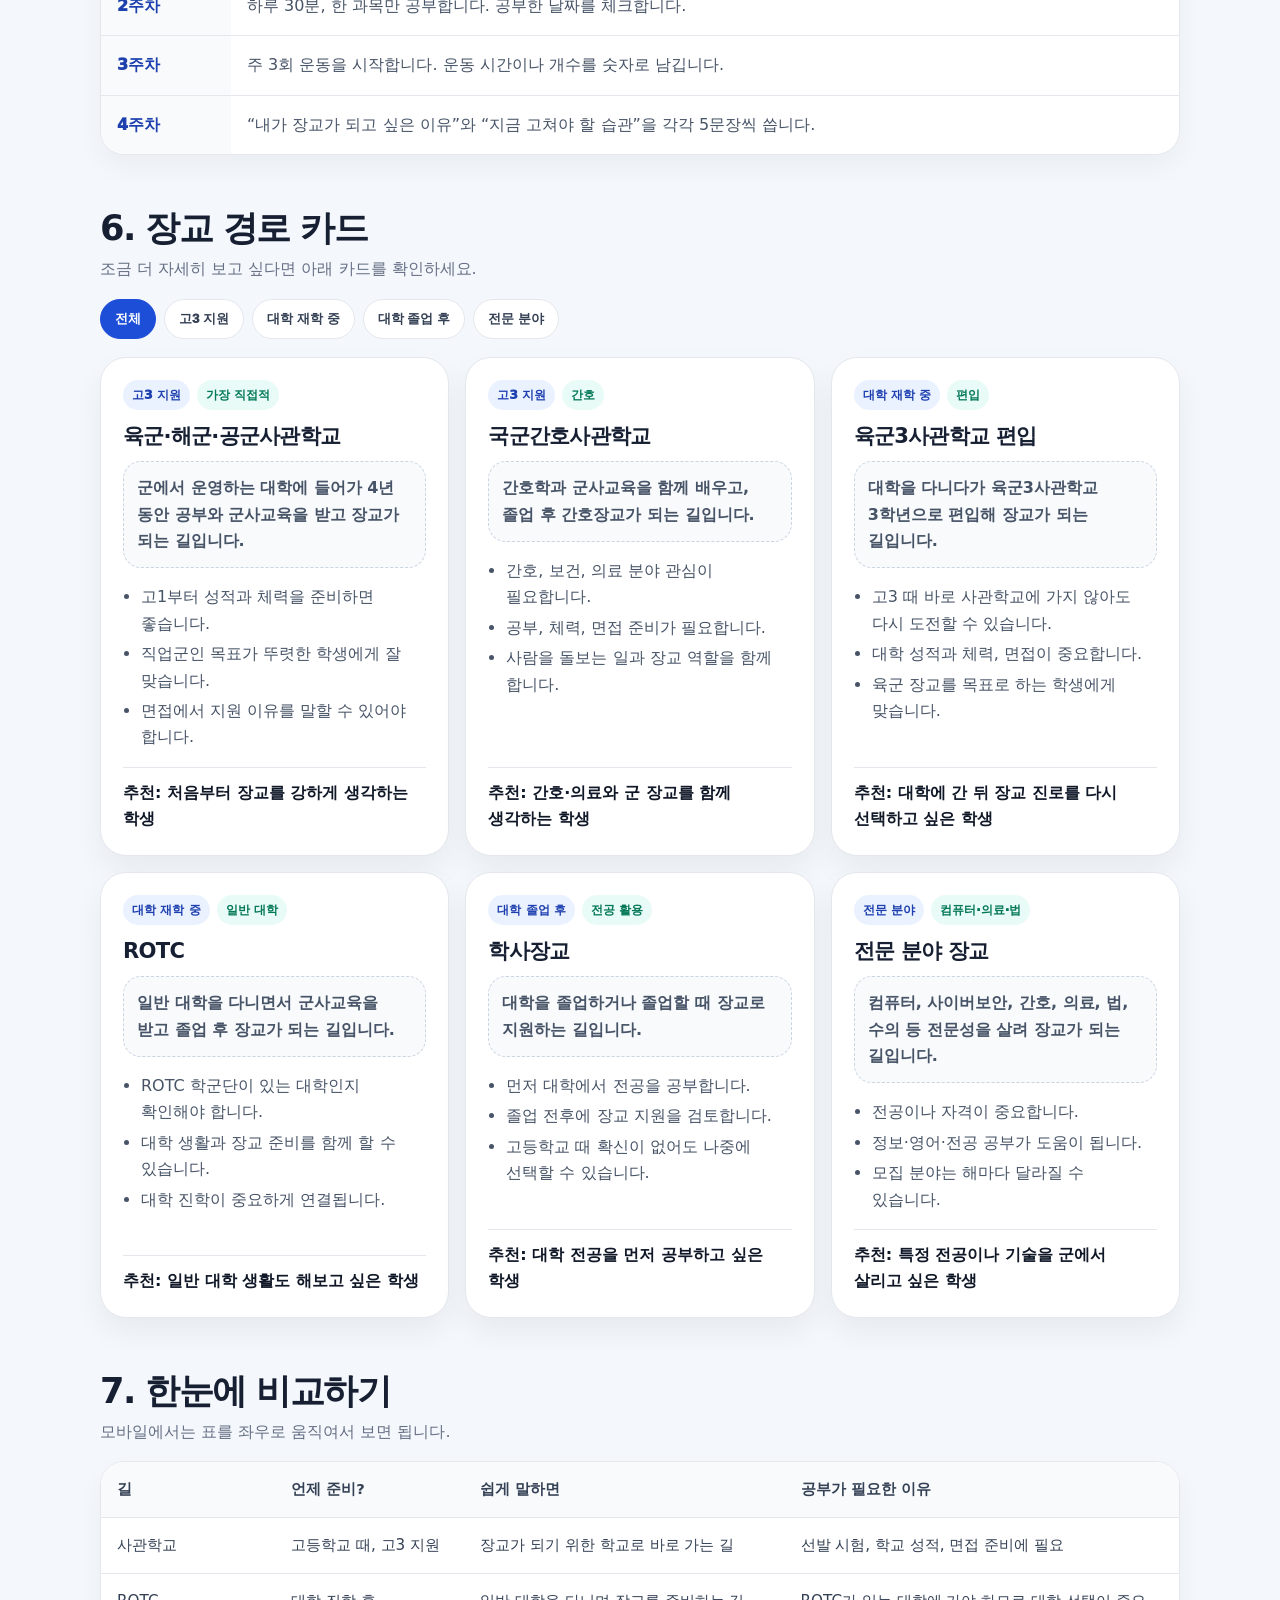
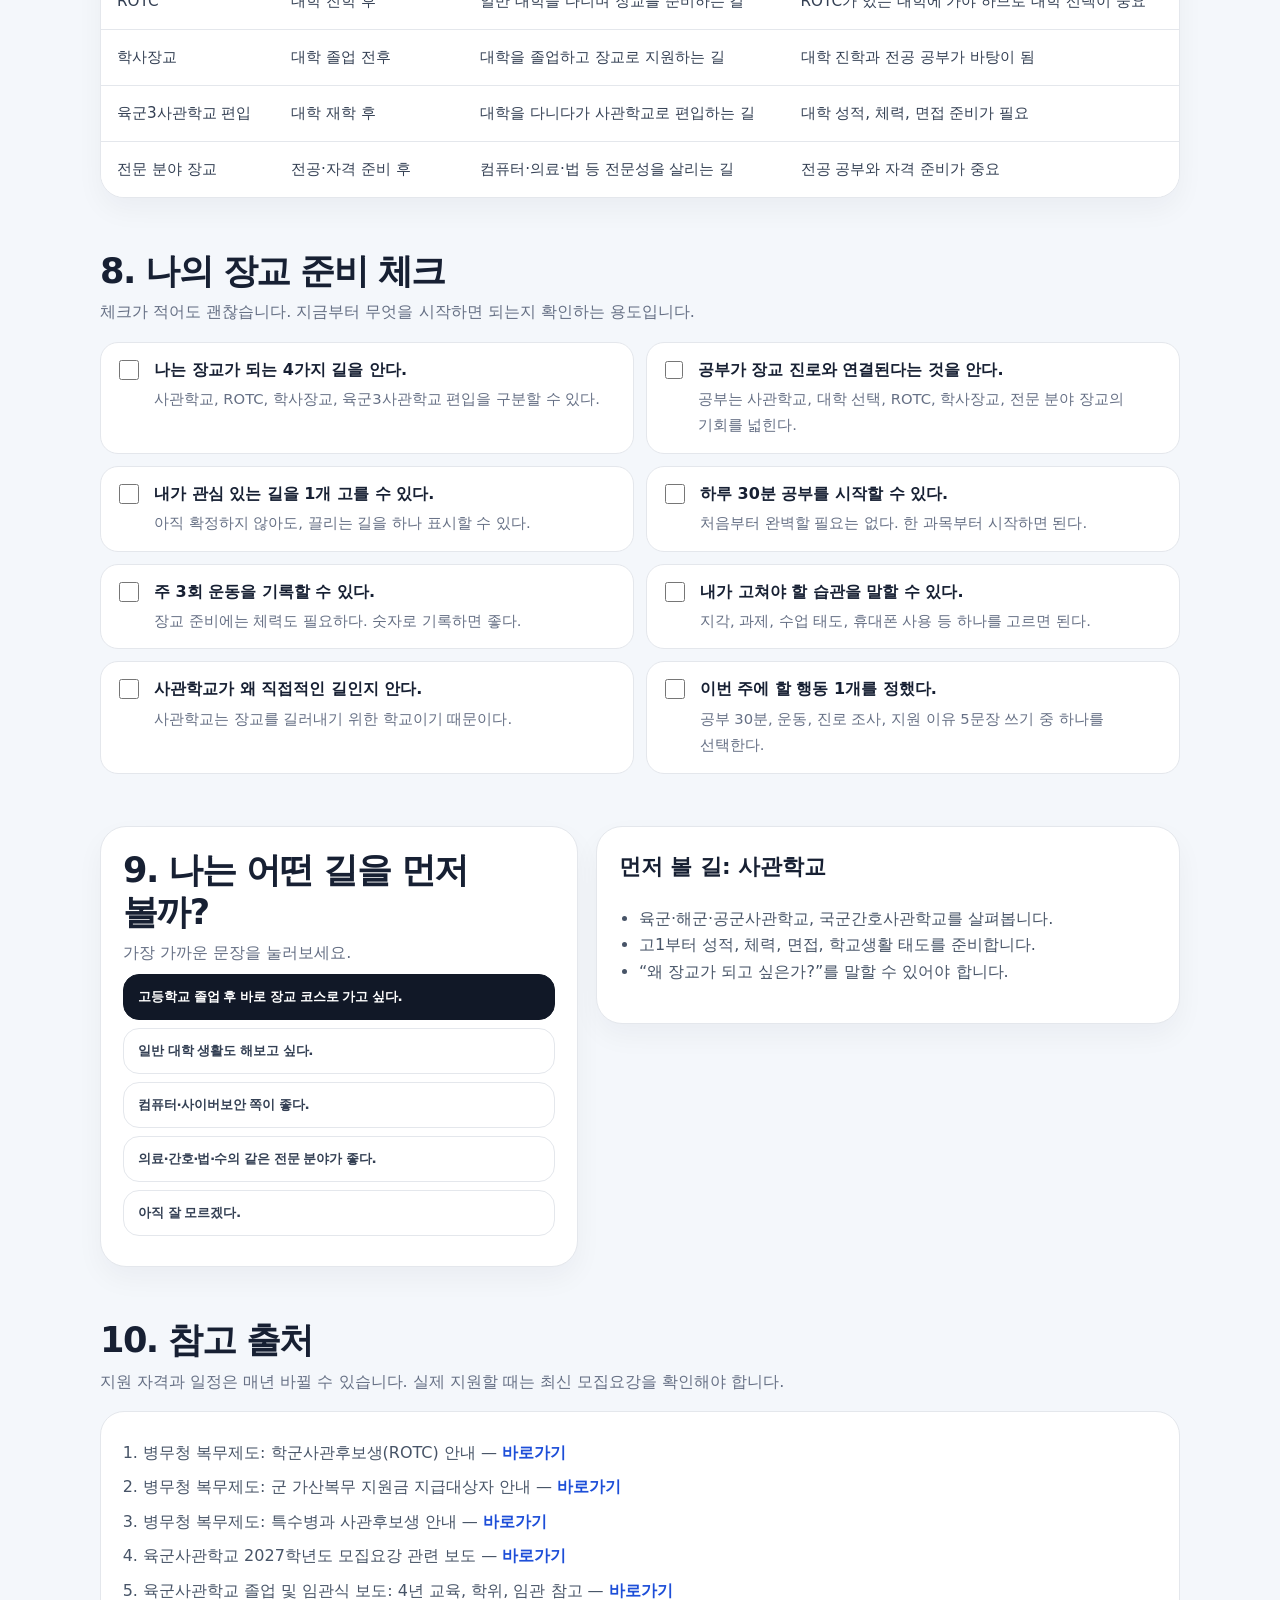
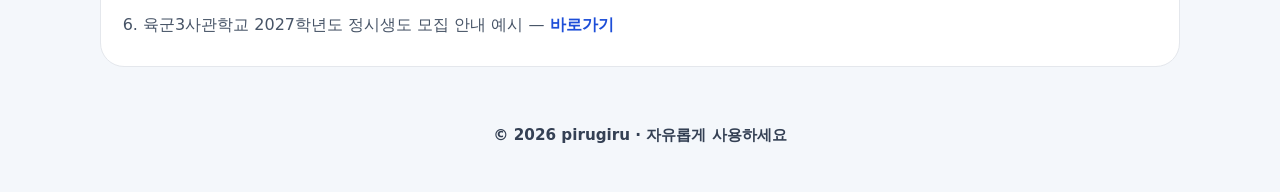
<file: officer_career_guide_responsive_v5.html>
<!doctype html>
<html lang="ko">
<head>
  <meta charset="utf-8" />
  <meta name="viewport" content="width=device-width, initial-scale=1" />
  <title>고1 진로 안내 | 장교가 되는 길</title>
  <style>
    :root{
      --bg:#f4f7fb;
      --paper:#ffffff;
      --ink:#172033;
      --sub:#475467;
      --muted:#667085;
      --line:#e4e7ec;
      --blue:#1d4ed8;
      --green:#0f766e;
      --navy:#111827;
      --soft-blue:#eaf1ff;
      --soft-green:#e9fbf7;
      --soft-yellow:#fff7ed;
      --soft-red:#fff1f2;
      --radius:22px;
      --shadow:0 16px 38px rgba(16,24,40,.08);
    }
    *{box-sizing:border-box}
    html{scroll-behavior:smooth}
    body{
      margin:0;
      font-family:system-ui,-apple-system,BlinkMacSystemFont,"Segoe UI","Noto Sans KR",sans-serif;
      color:var(--ink);
      background:linear-gradient(180deg,#eef4ff 0%,var(--bg) 360px);
      line-height:1.65;
      word-break:keep-all;
    }
    a{color:var(--blue); text-decoration:none; font-weight:800}
    a:hover{text-decoration:underline}
    .wrap{width:min(1080px,calc(100% - 32px)); margin:0 auto}
    .skip{position:absolute; left:-9999px}
    .skip:focus{left:16px; top:16px; z-index:99; background:#fff; padding:10px 14px; border-radius:10px}
    header{padding:34px 0 22px}
    .hero{
      display:grid;
      grid-template-columns:1.25fr .75fr;
      gap:22px;
      align-items:stretch;
    }
    .hero-card,.hero-side{
      border-radius:32px;
      box-shadow:var(--shadow);
    }
    .hero-card{
      background:rgba(255,255,255,.92);
      border:1px solid rgba(255,255,255,.75);
      padding:34px;
    }
    .badge{
      display:inline-flex;
      align-items:center;
      gap:8px;
      padding:7px 12px;
      border-radius:999px;
      background:var(--soft-blue);
      color:#1e40af;
      font-weight:900;
      font-size:.88rem;
    }
    h1{
      font-size:clamp(2rem,5vw,4rem);
      line-height:1.08;
      margin:18px 0 14px;
      letter-spacing:-.06em;
    }
    .lead{
      margin:0;
      max-width:750px;
      color:#344054;
      font-size:clamp(1.02rem,2.2vw,1.22rem);
    }
    .hero-side{
      background:var(--navy);
      color:#fff;
      padding:28px;
      display:flex;
      flex-direction:column;
      justify-content:space-between;
    }
    .hero-side h2{font-size:1.45rem; line-height:1.28; margin:0 0 10px; letter-spacing:-.035em}
    .hero-side p{color:#d1d5db; margin:0}
    .quick-list{display:grid; gap:10px; margin-top:22px}
    .quick-item{display:flex; gap:10px; color:#f3f4f6; font-size:.96rem}
    .dot{width:9px; height:9px; border-radius:50%; background:#60a5fa; flex:0 0 9px; margin-top:9px}
    nav.sticky{
      position:sticky;
      top:0;
      z-index:50;
      background:rgba(244,247,251,.92);
      backdrop-filter:blur(10px);
      border-bottom:1px solid rgba(228,231,236,.86);
    }
    .nav-inner{display:flex; gap:9px; padding:12px 0; overflow-x:auto; scrollbar-width:none}
    .nav-inner::-webkit-scrollbar{display:none}
    .nav-inner a{
      white-space:nowrap;
      padding:9px 13px;
      border-radius:999px;
      background:#fff;
      border:1px solid var(--line);
      color:#344054;
      font-weight:900;
      font-size:.91rem;
    }
    section{padding:26px 0}
    .section-head{display:flex; justify-content:space-between; align-items:flex-end; gap:18px; margin-bottom:16px}
    .section-head h2{font-size:clamp(1.5rem,3vw,2.2rem); line-height:1.2; letter-spacing:-.045em; margin:0}
    .section-head p{margin:7px 0 0; color:var(--muted)}
    .print-btn{border:0; background:var(--green); color:#fff; font-weight:900; padding:11px 15px; border-radius:999px; cursor:pointer; white-space:nowrap}

    .big-answer{
      background:linear-gradient(135deg,#1e3a8a,#0f766e);
      color:#fff;
      border-radius:30px;
      padding:28px;
      box-shadow:var(--shadow);
      margin-bottom:18px;
    }
    .big-answer h2{margin:0 0 10px; font-size:clamp(1.5rem,3vw,2.2rem); letter-spacing:-.04em}
    .big-answer p{margin:0; color:#e5e7eb; font-size:1.05rem}
    .highlight{color:#fff; font-weight:1000; background:rgba(255,255,255,.16); padding:2px 6px; border-radius:8px}

    .route-grid{display:grid; grid-template-columns:repeat(4,1fr); gap:14px}
    .route-card{
      position:relative;
      background:var(--paper);
      border:1px solid var(--line);
      border-radius:24px;
      padding:20px;
      box-shadow:0 10px 25px rgba(16,24,40,.045);
      overflow:hidden;
      min-height:265px;
    }
    .route-card::before{content:""; position:absolute; inset:0 0 auto; height:5px; background:linear-gradient(90deg,#1d4ed8,#0f766e)}
    .route-name{display:inline-flex; padding:5px 9px; border-radius:999px; background:var(--soft-blue); color:#1e40af; font-weight:1000; font-size:.82rem; margin-bottom:10px}
    .route-card h3{margin:0 0 10px; font-size:1.17rem; letter-spacing:-.025em; line-height:1.32}
    .route-card p{margin:0 0 10px; color:var(--sub); font-size:.95rem}
    .route-card ol{margin:0; padding-left:20px; color:#475467; font-size:.92rem}
    .route-card li{margin:4px 0}

    .simple-note{
      background:var(--soft-yellow);
      border:1px solid #fed7aa;
      color:#7c2d12;
      border-radius:22px;
      padding:18px 20px;
      font-weight:900;
      margin-top:16px;
    }
    .green-note{
      background:#ecfdf3;
      border:1px solid #a7f3d0;
      color:#065f46;
      border-radius:22px;
      padding:18px 20px;
      font-weight:900;
      margin-top:16px;
    }

    .why-wrap{display:grid; grid-template-columns:1fr 1fr; gap:16px; align-items:stretch}
    .why-main{
      background:#fff;
      border:1px solid var(--line);
      border-radius:28px;
      padding:24px;
      box-shadow:0 12px 28px rgba(16,24,40,.045);
    }
    .why-main h3{margin:0 0 10px; font-size:1.35rem; letter-spacing:-.035em}
    .why-main p{margin:0; color:#475467}
    .why-main ul{margin:12px 0 0; padding-left:20px; color:#475467}
    .why-main li{margin:7px 0}
    .choice-tags{display:flex; flex-wrap:wrap; gap:8px; margin-top:14px}
    .choice-tags span{
      display:inline-flex;
      align-items:center;
      padding:7px 11px;
      border-radius:999px;
      background:#fff;
      border:1px solid #bfdbfe;
      color:#1e3a8a;
      font-weight:1000;
      font-size:.88rem;
      box-shadow:0 3px 10px rgba(15,23,42,.1);
    }
    .truth-grid{display:grid; grid-template-columns:repeat(3,1fr); gap:14px; margin-top:16px}
    .truth-card{
      background:#fff;
      border:1px solid var(--line);
      border-radius:22px;
      padding:18px;
      box-shadow:0 8px 20px rgba(16,24,40,.04);
    }
    .truth-card b{display:block; margin-bottom:8px; color:#101828}
    .truth-card span{display:block; color:#475467; font-size:.94rem}

    .academy-grid{display:grid; grid-template-columns:repeat(2,1fr); gap:14px}
    .academy-card{
      background:#fff;
      border:1px solid var(--line);
      border-radius:24px;
      padding:20px;
      box-shadow:0 10px 24px rgba(16,24,40,.045);
    }
    .academy-card h3{margin:0 0 8px; font-size:1.2rem; letter-spacing:-.025em}
    .academy-card p{margin:0; color:#475467}
    .red-note{background:var(--soft-red); border:1px solid #fecdd3; color:#9f1239; border-radius:20px; padding:16px; font-weight:900; margin-top:14px}

    .action-grid{display:grid; grid-template-columns:repeat(4,1fr); gap:12px}
    .action-card{
      background:#fff;
      border:1px solid var(--line);
      border-radius:20px;
      padding:16px;
      min-height:155px;
      box-shadow:0 9px 20px rgba(16,24,40,.04);
    }
    .action-card em{display:inline-block; font-style:normal; font-weight:1000; color:#047857; background:#ecfdf3; border-radius:999px; padding:4px 8px; font-size:.76rem; margin-bottom:8px}
    .action-card b{display:block; margin-bottom:8px; color:#101828}
    .action-card span{display:block; color:#667085; font-size:.92rem}

    .week-plan{
      background:#fff;
      border:1px solid var(--line);
      border-radius:24px;
      overflow:hidden;
      box-shadow:0 12px 28px rgba(16,24,40,.045);
    }
    .week-row{display:grid; grid-template-columns:130px 1fr; border-bottom:1px solid var(--line)}
    .week-row:last-child{border-bottom:0}
    .week-title{background:#f8fafc; padding:16px; font-weight:1000; color:#1e40af}
    .week-task{padding:16px; color:#475467}

    .filters{display:flex; gap:8px; flex-wrap:wrap; margin:8px 0 18px}
    .filter-btn{border:1px solid var(--line); background:#fff; color:#344054; border-radius:999px; padding:10px 14px; font-weight:1000; cursor:pointer}
    .filter-btn.active{background:var(--blue); color:#fff; border-color:var(--blue)}
    .path-grid{display:grid; grid-template-columns:repeat(3,1fr); gap:16px}
    .path-card{
      background:#fff;
      border:1px solid var(--line);
      border-radius:26px;
      padding:22px;
      box-shadow:0 14px 30px rgba(16,24,40,.055);
      display:flex;
      flex-direction:column;
      gap:12px;
      min-height:310px;
    }
    .path-card.hide{display:none}
    .tag-row{display:flex; gap:7px; flex-wrap:wrap}
    .tag{font-size:.78rem; font-weight:1000; padding:5px 9px; border-radius:999px; background:var(--soft-blue); color:#1e40af}
    .tag.green{background:var(--soft-green); color:#047857}
    .path-card h3{font-size:1.32rem; margin:0; letter-spacing:-.035em; line-height:1.28}
    .path-card p{margin:0; color:#475467}
    .plain-box{background:#f8fafc; border:1px dashed #cbd5e1; border-radius:18px; padding:13px; color:#334155; font-weight:900}
    .card-list{margin:0; padding-left:18px; color:#475467}
    .card-list li{margin:4px 0}
    .fit{margin-top:auto; border-top:1px solid var(--line); padding-top:12px; color:#101828; font-weight:900}

    .compare-wrap{overflow:auto; border-radius:24px; box-shadow:0 12px 28px rgba(16,24,40,.045); background:#fff; border:1px solid var(--line)}
    table{width:100%; border-collapse:collapse; min-width:820px; background:#fff}
    th,td{padding:15px 16px; border-bottom:1px solid var(--line); text-align:left; vertical-align:top}
    th{background:#f8fafc; font-size:.92rem; color:#344054}
    td{font-size:.95rem; color:#344054}
    tr:last-child td{border-bottom:0}

    .checklist{display:grid; grid-template-columns:repeat(2,1fr); gap:12px}
    .check{
      display:flex;
      gap:12px;
      align-items:flex-start;
      background:#fff;
      border:1px solid var(--line);
      border-radius:18px;
      padding:14px;
    }
    .check input{width:20px; height:20px; margin-top:3px; accent-color:var(--blue)}
    .check strong{display:block; margin-bottom:3px}
    .check span span{color:var(--muted); font-size:.92rem}

    .decision{display:grid; grid-template-columns:.9fr 1.1fr; gap:18px; align-items:start}
    .question-panel,.answer-panel{background:#fff; border:1px solid var(--line); border-radius:26px; padding:22px; box-shadow:0 12px 28px rgba(16,24,40,.045)}
    .choice{display:block; width:100%; text-align:left; margin:8px 0; padding:13px 14px; border:1px solid var(--line); border-radius:16px; background:#fff; color:#344054; font-weight:1000; cursor:pointer}
    .choice.active{background:#111827; color:#fff; border-color:#111827}
    .recommend{display:none}
    .recommend.active{display:block}
    .recommend h3{margin-top:0; font-size:1.35rem}
    .recommend ul{padding-left:20px; color:#475467}

    .source-box{background:#fff; border:1px solid var(--line); border-radius:24px; padding:20px}
    .source-box ol{margin:0; padding-left:22px}
    .source-box li{margin:8px 0; color:#475467}
    footer{padding:30px 0 44px; color:#667085; font-size:.95rem; text-align:center}
    footer .copyright{font-weight:900; color:#344054}

    @media (max-width:960px){
      .hero,.why-wrap,.decision{grid-template-columns:1fr}
      .route-grid,.truth-grid,.action-grid{grid-template-columns:repeat(2,1fr)}
      .path-grid{grid-template-columns:repeat(2,1fr)}
    }
    @media (max-width:640px){
      .wrap{width:min(100% - 22px,1080px)}
      header{padding-top:18px}
      .hero-card,.hero-side,.big-answer{border-radius:24px; padding:22px}
      .route-grid,.truth-grid,.academy-grid,.action-grid,.path-grid,.checklist{grid-template-columns:1fr}
      .section-head{display:block}
      .print-btn{width:100%; margin-top:12px}
      .week-row{grid-template-columns:1fr}
      .week-title{padding-bottom:6px}
      .week-task{padding-top:8px}
      h1{letter-spacing:-.05em}
    }
    @media print{
      body{background:#fff}
      nav.sticky,.filters,.print-btn,.decision{display:none!important}
      .hero,.route-grid,.why-wrap,.truth-grid,.academy-grid,.action-grid,.path-grid,.checklist{display:block}
      .hero-card,.hero-side,.route-card,.why-main,.truth-card,.academy-card,.action-card,.path-card,.check,.source-box,.simple-note,.green-note{box-shadow:none; break-inside:avoid; margin-bottom:12px}
      .hero-side{color:#111827; background:#fff}
      .hero-side p,.quick-item{color:#344054}
      a{text-decoration:underline; color:#111827}
    }
  </style>
</head>
<body>
  <a class="skip" href="#main">본문으로 이동</a>

  <header>
    <div class="wrap hero">
      <div class="hero-card">
        <span class="badge">고1 진로 탐색 · 군 장교</span>
        <h1>장교가 되고 싶다면,<br>지금부터 준비할 수 있습니다.</h1>
        <p class="lead">장교가 되는 길은 하나가 아닙니다. 중요한 것은 <strong>사관학교, ROTC, 학사장교, 육군3사관학교 편입</strong> 같은 길을 알고, 지금부터 공부·체력·태도를 조금씩 준비하는 것입니다.</p>
      </div>
      <aside class="hero-side" aria-label="핵심 요약">
        <div>
          <h2>먼저 이것만 기억하세요</h2>
          <p>장교는 그냥 지원한다고 되는 직업이 아닙니다. 대부분 선발 과정을 통과해야 합니다.</p>
        </div>
        <div class="quick-list">
          <div class="quick-item"><span class="dot"></span><span>고3 때 바로 도전: 사관학교</span></div>
          <div class="quick-item"><span class="dot"></span><span>대학 다니며 도전: ROTC, 육군3사관학교 편입</span></div>
          <div class="quick-item"><span class="dot"></span><span>대학 졸업 후 도전: 학사장교, 전문 분야 장교</span></div>
        </div>
      </aside>
    </div>
  </header>

  <nav class="sticky" aria-label="페이지 이동">
    <div class="wrap nav-inner">
      <a href="#routes">4가지 큰길</a>
      <a href="#study">왜 공부할까?</a>
      <a href="#academy">사관학교 장점</a>
      <a href="#action">지금 할 일</a>
      <a href="#paths">경로 카드</a>
      <a href="#check">자기 체크</a>
      <a href="#choice">나에게 맞는 길</a>
      <a href="#sources">출처</a>
    </div>
  </nav>

  <main id="main">
    <section id="routes">
      <div class="wrap">
        <div class="section-head">
          <div>
            <h2>1. 장교가 되는 4가지 큰길</h2>
            <p>먼저 복잡한 이름을 줄여서 봅시다. 고등학생이 꼭 알아야 할 길은 아래 4가지입니다.</p>
          </div>
          <button class="print-btn" onclick="window.print()">인쇄 / PDF 저장</button>
        </div>

        <div class="big-answer">
          <h2>장교가 되는 길 = <span class="highlight">선발을 통과하는 길</span></h2>
          <p>그래서 공부, 체력, 학교생활 태도는 따로 노는 것이 아닙니다. 나중에 내가 선택할 수 있는 길을 넓혀주는 준비입니다.</p>
        </div>

        <div class="route-grid">
          <article class="route-card">
            <span class="route-name">1번 길 · 사관학교</span>
            <h3>고3 때 지원해서 장교 코스로 바로 들어가는 길</h3>
            <p>육군·해군·공군사관학교, 국군간호사관학교가 여기에 들어갑니다.</p>
            <ol>
              <li>고등학교 때 준비</li>
              <li>고3 때 지원</li>
              <li>4년 동안 공부와 군사교육</li>
              <li>졸업 후 장교 임관</li>
            </ol>
          </article>
          <article class="route-card">
            <span class="route-name">2번 길 · ROTC</span>
            <h3>일반 대학을 다니면서 장교를 준비하는 길</h3>
            <p>대학 생활을 하면서 군사교육을 받고, 졸업 후 장교가 됩니다.</p>
            <ol>
              <li>학군단이 있는 대학 진학</li>
              <li>대학 재학 중 지원</li>
              <li>대학 공부와 군사교육 병행</li>
              <li>졸업 후 장교 임관</li>
            </ol>
          </article>
          <article class="route-card">
            <span class="route-name">3번 길 · 학사장교</span>
            <h3>대학을 졸업하고 장교로 지원하는 길</h3>
            <p>먼저 대학에서 전공을 공부한 뒤 장교에 도전합니다.</p>
            <ol>
              <li>일반 대학 진학</li>
              <li>전공 공부</li>
              <li>졸업 또는 졸업예정 때 지원</li>
              <li>군사교육 후 장교 임관</li>
            </ol>
          </article>
          <article class="route-card">
            <span class="route-name">4번 길 · 육군3사관학교 편입</span>
            <h3>대학을 다니다가 사관학교로 다시 도전하는 길</h3>
            <p>고3 때 사관학교를 못 갔어도, 대학에 간 뒤 다시 도전할 수 있습니다.</p>
            <ol>
              <li>일반 대학 또는 전문대 진학</li>
              <li>일정 과정 이수</li>
              <li>육군3사관학교 편입 지원</li>
              <li>졸업 후 육군 장교 임관</li>
            </ol>
          </article>
        </div>

        <p class="simple-note">핵심: 장교 임관 경로는 여러 개입니다. 하지만 공통점은 모두 “준비한 사람을 뽑는다”는 점입니다.</p>
      </div>
    </section>

    <section id="study">
      <div class="wrap">
        <div class="section-head">
          <div>
            <h2>2. 장교가 되고 싶은데 왜 공부를 해야 할까?</h2>
            <p>공부는 “군인이 되기 싫어서 하는 것”이 아닙니다. 장교가 되고 싶어도 공부가 필요합니다.</p>
          </div>
        </div>

        <div class="why-wrap">
          <div class="why-main">
            <h3>공부를 하면 선택지가 늘어납니다</h3>
            <p>지금 성적이 낮아도 괜찮습니다. 하지만 계속 아무것도 하지 않으면 나중에 지원할 수 있는 길이 줄어듭니다.</p>
            <div class="choice-tags" aria-label="공부와 연결되는 기회">
              <span>사관학교 지원</span>
              <span>좋은 대학 선택</span>
              <span>ROTC 기회</span>
              <span>학사장교 준비</span>
              <span>전문 분야 장교</span>
            </div>
          </div>
          <div class="why-main">
            <h3>장교는 생각하고 설명하는 사람입니다</h3>
            <ul>
              <li>명령과 규정을 정확히 읽어야 합니다.</li>
              <li>상황을 판단하고 부하에게 설명해야 합니다.</li>
              <li>보고서와 문서를 이해해야 합니다.</li>
              <li>컴퓨터·항공·해군·사이버 분야는 전공 공부도 중요합니다.</li>
            </ul>
          </div>
        </div>

        <div class="truth-grid">
          <article class="truth-card"><b>공부를 안 하면?</b><span>사관학교, 좋은 대학, ROTC, 학사장교, 전문 분야 장교의 기회가 줄어들 수 있습니다.</span></article>
          <article class="truth-card"><b>조금이라도 시작하면?</b><span>당장 상위권이 아니어도 “준비하는 학생”이 됩니다. 면접에서도 변화와 노력을 말할 수 있습니다.</span></article>
          <article class="truth-card"><b>무엇부터 하면 될까?</b><span>국어·영어·수학 중 하나만 골라 하루 30분부터 시작하면 됩니다. 처음 목표는 “습관 만들기”입니다.</span></article>
        </div>

        <p class="green-note">한 문장으로 정리하면, 공부는 장교 진로를 막는 것이 아니라 장교가 될 수 있는 길을 열어두는 준비입니다.</p>
      </div>
    </section>

    <section id="academy">
      <div class="wrap">
        <div class="section-head">
          <div>
            <h2>3. 직업군인을 생각한다면 사관학교가 왜 좋을까?</h2>
            <p>사관학교는 처음부터 “장교를 길러내기 위한 학교”입니다.</p>
          </div>
        </div>
        <div class="academy-grid">
          <article class="academy-card">
            <h3>장교가 되는 가장 직접적인 길입니다</h3>
            <p>4년 동안 공부와 군사교육을 받고, 졸업 후 장교로 임관하는 대표적인 경로입니다.</p>
          </article>
          <article class="academy-card">
            <h3>생활 자체가 훈련입니다</h3>
            <p>규칙적인 생활, 체력, 책임감, 리더십을 매일 훈련합니다. 직업군인을 생각한다면 큰 장점입니다.</p>
          </article>
          <article class="academy-card">
            <h3>같은 목표를 가진 친구들이 있습니다</h3>
            <p>장교를 목표로 하는 동기들과 함께 생활합니다. 서로 자극을 받고 정보를 나눌 수 있습니다.</p>
          </article>
          <article class="academy-card">
            <h3>고1부터 준비할 이유가 생깁니다</h3>
            <p>고3 때 지원하려면 성적, 체력, 면접, 학교생활 태도를 미리 준비해야 합니다.</p>
          </article>
        </div>
        <p class="red-note">다만 사관학교는 멋있어 보여서만 선택하면 힘들 수 있습니다. 규칙, 단체생활, 책임감이 많은 길이라는 점도 함께 생각해야 합니다.</p>
      </div>
    </section>

    <section id="action">
      <div class="wrap">
        <div class="section-head">
          <div>
            <h2>4. 고1이 지금 해볼 것</h2>
            <p>거창한 활동보다 “작게 시작해서 기록하는 것”이 중요합니다.</p>
          </div>
        </div>
        <div class="action-grid">
          <article class="action-card"><em>공부</em><b>하루 30분 앉기</b><span>국어·영어·수학 중 한 과목만 고릅니다. 처음 목표는 성적보다 습관입니다.</span></article>
          <article class="action-card"><em>체력</em><b>주 3회 운동 기록</b><span>걷기, 달리기, 팔굽혀펴기, 플랭크처럼 숫자로 기록할 수 있는 운동을 합니다.</span></article>
          <article class="action-card"><em>진로</em><b>4가지 길 비교</b><span>사관학교, ROTC, 학사장교, 육군3사관학교 편입 중 끌리는 길을 표시합니다.</span></article>
          <article class="action-card"><em>태도</em><b>기본 생활 바로잡기</b><span>지각 줄이기, 과제 제출, 약속 지키기처럼 기본을 지키는 연습을 합니다.</span></article>
          <article class="action-card"><em>말하기</em><b>지원 이유 5문장</b><span>“나는 왜 장교가 되고 싶은가?”를 짧게 써봅니다. 면접 준비의 시작입니다.</span></article>
          <article class="action-card"><em>정보</em><b>관심 군 조사</b><span>육군, 해군, 공군, 해병대, 간호, 사이버 중 관심 있는 분야를 찾아봅니다.</span></article>
          <article class="action-card"><em>수업</em><b>정보·영어 챙기기</b><span>사이버, 항공, 해군, 기술 분야를 생각한다면 정보와 영어가 도움이 됩니다.</span></article>
          <article class="action-card"><em>기록</em><b>변화 남기기</b><span>공부 시간, 운동 기록, 읽은 자료를 남기면 “준비했다”는 증거가 됩니다.</span></article>
        </div>

        <div class="section-head" style="margin-top:28px">
          <div>
            <h2>5. 30일 시작 계획</h2>
            <p>현재 공부를 거의 안 하고 있다면 이 정도부터 시작하면 됩니다.</p>
          </div>
        </div>
        <div class="week-plan">
          <div class="week-row"><div class="week-title">1주차</div><div class="week-task">장교가 되는 4가지 길을 읽고, 가장 끌리는 길 1개를 고릅니다.</div></div>
          <div class="week-row"><div class="week-title">2주차</div><div class="week-task">하루 30분, 한 과목만 공부합니다. 공부한 날짜를 체크합니다.</div></div>
          <div class="week-row"><div class="week-title">3주차</div><div class="week-task">주 3회 운동을 시작합니다. 운동 시간이나 개수를 숫자로 남깁니다.</div></div>
          <div class="week-row"><div class="week-title">4주차</div><div class="week-task">“내가 장교가 되고 싶은 이유”와 “지금 고쳐야 할 습관”을 각각 5문장씩 씁니다.</div></div>
        </div>
      </div>
    </section>

    <section id="paths">
      <div class="wrap">
        <div class="section-head">
          <div>
            <h2>6. 장교 경로 카드</h2>
            <p>조금 더 자세히 보고 싶다면 아래 카드를 확인하세요.</p>
          </div>
        </div>
        <div class="filters" role="toolbar" aria-label="경로 필터">
          <button class="filter-btn active" data-filter="all">전체</button>
          <button class="filter-btn" data-filter="high">고3 지원</button>
          <button class="filter-btn" data-filter="college">대학 재학 중</button>
          <button class="filter-btn" data-filter="graduate">대학 졸업 후</button>
          <button class="filter-btn" data-filter="special">전문 분야</button>
        </div>

        <div class="path-grid">
          <article class="path-card" data-cat="high">
            <div class="tag-row"><span class="tag">고3 지원</span><span class="tag green">가장 직접적</span></div>
            <h3>육군·해군·공군사관학교</h3>
            <p class="plain-box">군에서 운영하는 대학에 들어가 4년 동안 공부와 군사교육을 받고 장교가 되는 길입니다.</p>
            <ul class="card-list">
              <li>고1부터 성적과 체력을 준비하면 좋습니다.</li>
              <li>직업군인 목표가 뚜렷한 학생에게 잘 맞습니다.</li>
              <li>면접에서 지원 이유를 말할 수 있어야 합니다.</li>
            </ul>
            <div class="fit">추천: 처음부터 장교를 강하게 생각하는 학생</div>
          </article>

          <article class="path-card" data-cat="high special">
            <div class="tag-row"><span class="tag">고3 지원</span><span class="tag green">간호</span></div>
            <h3>국군간호사관학교</h3>
            <p class="plain-box">간호학과 군사교육을 함께 배우고, 졸업 후 간호장교가 되는 길입니다.</p>
            <ul class="card-list">
              <li>간호, 보건, 의료 분야 관심이 필요합니다.</li>
              <li>공부, 체력, 면접 준비가 필요합니다.</li>
              <li>사람을 돌보는 일과 장교 역할을 함께 합니다.</li>
            </ul>
            <div class="fit">추천: 간호·의료와 군 장교를 함께 생각하는 학생</div>
          </article>

          <article class="path-card" data-cat="college">
            <div class="tag-row"><span class="tag">대학 재학 중</span><span class="tag green">편입</span></div>
            <h3>육군3사관학교 편입</h3>
            <p class="plain-box">대학을 다니다가 육군3사관학교 3학년으로 편입해 장교가 되는 길입니다.</p>
            <ul class="card-list">
              <li>고3 때 바로 사관학교에 가지 않아도 다시 도전할 수 있습니다.</li>
              <li>대학 성적과 체력, 면접이 중요합니다.</li>
              <li>육군 장교를 목표로 하는 학생에게 맞습니다.</li>
            </ul>
            <div class="fit">추천: 대학에 간 뒤 장교 진로를 다시 선택하고 싶은 학생</div>
          </article>

          <article class="path-card" data-cat="college">
            <div class="tag-row"><span class="tag">대학 재학 중</span><span class="tag green">일반 대학</span></div>
            <h3>ROTC</h3>
            <p class="plain-box">일반 대학을 다니면서 군사교육을 받고 졸업 후 장교가 되는 길입니다.</p>
            <ul class="card-list">
              <li>ROTC 학군단이 있는 대학인지 확인해야 합니다.</li>
              <li>대학 생활과 장교 준비를 함께 할 수 있습니다.</li>
              <li>대학 진학이 중요하게 연결됩니다.</li>
            </ul>
            <div class="fit">추천: 일반 대학 생활도 해보고 싶은 학생</div>
          </article>

          <article class="path-card" data-cat="graduate">
            <div class="tag-row"><span class="tag">대학 졸업 후</span><span class="tag green">전공 활용</span></div>
            <h3>학사장교</h3>
            <p class="plain-box">대학을 졸업하거나 졸업할 때 장교로 지원하는 길입니다.</p>
            <ul class="card-list">
              <li>먼저 대학에서 전공을 공부합니다.</li>
              <li>졸업 전후에 장교 지원을 검토합니다.</li>
              <li>고등학교 때 확신이 없어도 나중에 선택할 수 있습니다.</li>
            </ul>
            <div class="fit">추천: 대학 전공을 먼저 공부하고 싶은 학생</div>
          </article>

          <article class="path-card" data-cat="special graduate college">
            <div class="tag-row"><span class="tag">전문 분야</span><span class="tag green">컴퓨터·의료·법</span></div>
            <h3>전문 분야 장교</h3>
            <p class="plain-box">컴퓨터, 사이버보안, 간호, 의료, 법, 수의 등 전문성을 살려 장교가 되는 길입니다.</p>
            <ul class="card-list">
              <li>전공이나 자격이 중요합니다.</li>
              <li>정보·영어·전공 공부가 도움이 됩니다.</li>
              <li>모집 분야는 해마다 달라질 수 있습니다.</li>
            </ul>
            <div class="fit">추천: 특정 전공이나 기술을 군에서 살리고 싶은 학생</div>
          </article>
        </div>
      </div>
    </section>

    <section id="compare">
      <div class="wrap">
        <div class="section-head">
          <div>
            <h2>7. 한눈에 비교하기</h2>
            <p>모바일에서는 표를 좌우로 움직여서 보면 됩니다.</p>
          </div>
        </div>
        <div class="compare-wrap">
          <table>
            <thead>
              <tr>
                <th>길</th>
                <th>언제 준비?</th>
                <th>쉽게 말하면</th>
                <th>공부가 필요한 이유</th>
              </tr>
            </thead>
            <tbody>
              <tr>
                <td>사관학교</td>
                <td>고등학교 때, 고3 지원</td>
                <td>장교가 되기 위한 학교로 바로 가는 길</td>
                <td>선발 시험, 학교 성적, 면접 준비에 필요</td>
              </tr>
              <tr>
                <td>ROTC</td>
                <td>대학 진학 후</td>
                <td>일반 대학을 다니며 장교를 준비하는 길</td>
                <td>ROTC가 있는 대학에 가야 하므로 대학 선택이 중요</td>
              </tr>
              <tr>
                <td>학사장교</td>
                <td>대학 졸업 전후</td>
                <td>대학을 졸업하고 장교로 지원하는 길</td>
                <td>대학 진학과 전공 공부가 바탕이 됨</td>
              </tr>
              <tr>
                <td>육군3사관학교 편입</td>
                <td>대학 재학 후</td>
                <td>대학을 다니다가 사관학교로 편입하는 길</td>
                <td>대학 성적, 체력, 면접 준비가 필요</td>
              </tr>
              <tr>
                <td>전문 분야 장교</td>
                <td>전공·자격 준비 후</td>
                <td>컴퓨터·의료·법 등 전문성을 살리는 길</td>
                <td>전공 공부와 자격 준비가 중요</td>
              </tr>
            </tbody>
          </table>
        </div>
      </div>
    </section>

    <section id="check">
      <div class="wrap">
        <div class="section-head">
          <div>
            <h2>8. 나의 장교 준비 체크</h2>
            <p>체크가 적어도 괜찮습니다. 지금부터 무엇을 시작하면 되는지 확인하는 용도입니다.</p>
          </div>
        </div>
        <div class="checklist">
          <label class="check"><input type="checkbox"><span><strong>나는 장교가 되는 4가지 길을 안다.</strong><span>사관학교, ROTC, 학사장교, 육군3사관학교 편입을 구분할 수 있다.</span></span></label>
          <label class="check"><input type="checkbox"><span><strong>공부가 장교 진로와 연결된다는 것을 안다.</strong><span>공부는 사관학교, 대학 선택, ROTC, 학사장교, 전문 분야 장교의 기회를 넓힌다.</span></span></label>
          <label class="check"><input type="checkbox"><span><strong>내가 관심 있는 길을 1개 고를 수 있다.</strong><span>아직 확정하지 않아도, 끌리는 길을 하나 표시할 수 있다.</span></span></label>
          <label class="check"><input type="checkbox"><span><strong>하루 30분 공부를 시작할 수 있다.</strong><span>처음부터 완벽할 필요는 없다. 한 과목부터 시작하면 된다.</span></span></label>
          <label class="check"><input type="checkbox"><span><strong>주 3회 운동을 기록할 수 있다.</strong><span>장교 준비에는 체력도 필요하다. 숫자로 기록하면 좋다.</span></span></label>
          <label class="check"><input type="checkbox"><span><strong>내가 고쳐야 할 습관을 말할 수 있다.</strong><span>지각, 과제, 수업 태도, 휴대폰 사용 등 하나를 고르면 된다.</span></span></label>
          <label class="check"><input type="checkbox"><span><strong>사관학교가 왜 직접적인 길인지 안다.</strong><span>사관학교는 장교를 길러내기 위한 학교이기 때문이다.</span></span></label>
          <label class="check"><input type="checkbox"><span><strong>이번 주에 할 행동 1개를 정했다.</strong><span>공부 30분, 운동, 진로 조사, 지원 이유 5문장 쓰기 중 하나를 선택한다.</span></span></label>
        </div>
      </div>
    </section>

    <section id="choice">
      <div class="wrap decision">
        <div class="question-panel">
          <div class="section-head" style="margin-bottom:8px"><div><h2>9. 나는 어떤 길을 먼저 볼까?</h2><p>가장 가까운 문장을 눌러보세요.</p></div></div>
          <button class="choice active" data-choice="a">고등학교 졸업 후 바로 장교 코스로 가고 싶다.</button>
          <button class="choice" data-choice="b">일반 대학 생활도 해보고 싶다.</button>
          <button class="choice" data-choice="c">컴퓨터·사이버보안 쪽이 좋다.</button>
          <button class="choice" data-choice="d">의료·간호·법·수의 같은 전문 분야가 좋다.</button>
          <button class="choice" data-choice="e">아직 잘 모르겠다.</button>
        </div>
        <div class="answer-panel">
          <div class="recommend active" id="rec-a">
            <h3>먼저 볼 길: 사관학교</h3>
            <ul><li>육군·해군·공군사관학교, 국군간호사관학교를 살펴봅니다.</li><li>고1부터 성적, 체력, 면접, 학교생활 태도를 준비합니다.</li><li>“왜 장교가 되고 싶은가?”를 말할 수 있어야 합니다.</li></ul>
          </div>
          <div class="recommend" id="rec-b">
            <h3>먼저 볼 길: ROTC, 학사장교, 육군3사관학교 편입</h3>
            <ul><li>일반 대학에 가도 장교가 되는 길이 있습니다.</li><li>ROTC를 생각한다면 학군단이 있는 대학인지 확인합니다.</li><li>대학 성적과 전공 공부도 중요합니다.</li></ul>
          </div>
          <div class="recommend" id="rec-c">
            <h3>먼저 볼 길: 사이버·전산·정보통신 장교</h3>
            <ul><li>정보, 프로그래밍, 네트워크, 정보보호 공부가 도움이 됩니다.</li><li>컴퓨터공학, 정보보호학, 소프트웨어 관련 전공을 살펴봅니다.</li><li>영어와 수학 기초도 도움이 됩니다.</li></ul>
          </div>
          <div class="recommend" id="rec-d">
            <h3>먼저 볼 길: 국군간호사관학교, 전문 분야 장교</h3>
            <ul><li>간호는 국군간호사관학교도 볼 수 있습니다.</li><li>의료·법·수의 분야는 전공과 자격이 중요합니다.</li><li>장기적인 진학 계획이 필요합니다.</li></ul>
          </div>
          <div class="recommend" id="rec-e">
            <h3>먼저 할 일: 4가지 길 중 하나 표시하기</h3>
            <ul><li>사관학교, ROTC, 학사장교, 육군3사관학교 편입 중 가장 덜 낯선 길을 고릅니다.</li><li>고1 때는 확정하지 않아도 됩니다.</li><li>공부, 체력, 기본 생활을 준비해두면 나중에 선택지가 많아집니다.</li></ul>
          </div>
        </div>
      </div>
    </section>

    <section id="sources">
      <div class="wrap">
        <div class="section-head"><div><h2>10. 참고 출처</h2><p>지원 자격과 일정은 매년 바뀔 수 있습니다. 실제 지원할 때는 최신 모집요강을 확인해야 합니다.</p></div></div>
        <div class="source-box">
          <ol>
            <li>병무청 복무제도: 학군사관후보생(ROTC) 안내 — <a href="https://www.mma.go.kr/contents.do?mc=mma0000782" target="_blank" rel="noopener">바로가기</a></li>
            <li>병무청 복무제도: 군 가산복무 지원금 지급대상자 안내 — <a href="https://www.mma.go.kr/contents.do?mc=mma0000998&mc1=usr0000184&num=8" target="_blank" rel="noopener">바로가기</a></li>
            <li>병무청 복무제도: 특수병과 사관후보생 안내 — <a href="https://www.mma.go.kr/contents.do?mc=mma0000777" target="_blank" rel="noopener">바로가기</a></li>
            <li>육군사관학교 2027학년도 모집요강 관련 보도 — <a href="https://news.kma.ac.kr/news/articleView.html?idxno=10221" target="_blank" rel="noopener">바로가기</a></li>
            <li>육군사관학교 졸업 및 임관식 보도: 4년 교육, 학위, 임관 참고 — <a href="https://news.kma.ac.kr/news/articleView.html?idxno=991" target="_blank" rel="noopener">바로가기</a></li>
            <li>육군3사관학교 2027학년도 정시생도 모집 안내 예시 — <a href="https://www.dongyang.ac.kr/bbs/dmu/677/250672/artclView.do" target="_blank" rel="noopener">바로가기</a></li>
          </ol>
        </div>
      </div>
    </section>
  </main>

  <footer>
    <div class="wrap">
      <div class="copyright">© 2026 pirugiru · 자유롭게 사용하세요</div>
    </div>
  </footer>

  <script>
    const buttons = document.querySelectorAll('.filter-btn');
    const cards = document.querySelectorAll('.path-card');
    buttons.forEach(btn => {
      btn.addEventListener('click', () => {
        buttons.forEach(b => b.classList.remove('active'));
        btn.classList.add('active');
        const filter = btn.dataset.filter;
        cards.forEach(card => {
          const cats = card.dataset.cat.split(' ');
          card.classList.toggle('hide', filter !== 'all' && !cats.includes(filter));
        });
      });
    });

    const choices = document.querySelectorAll('.choice');
    const recs = document.querySelectorAll('.recommend');
    choices.forEach(choice => {
      choice.addEventListener('click', () => {
        choices.forEach(c => c.classList.remove('active'));
        choice.classList.add('active');
        recs.forEach(r => r.classList.remove('active'));
        document.getElementById('rec-' + choice.dataset.choice).classList.add('active');
      });
    });
  </script>
</body>
</html>
</file>
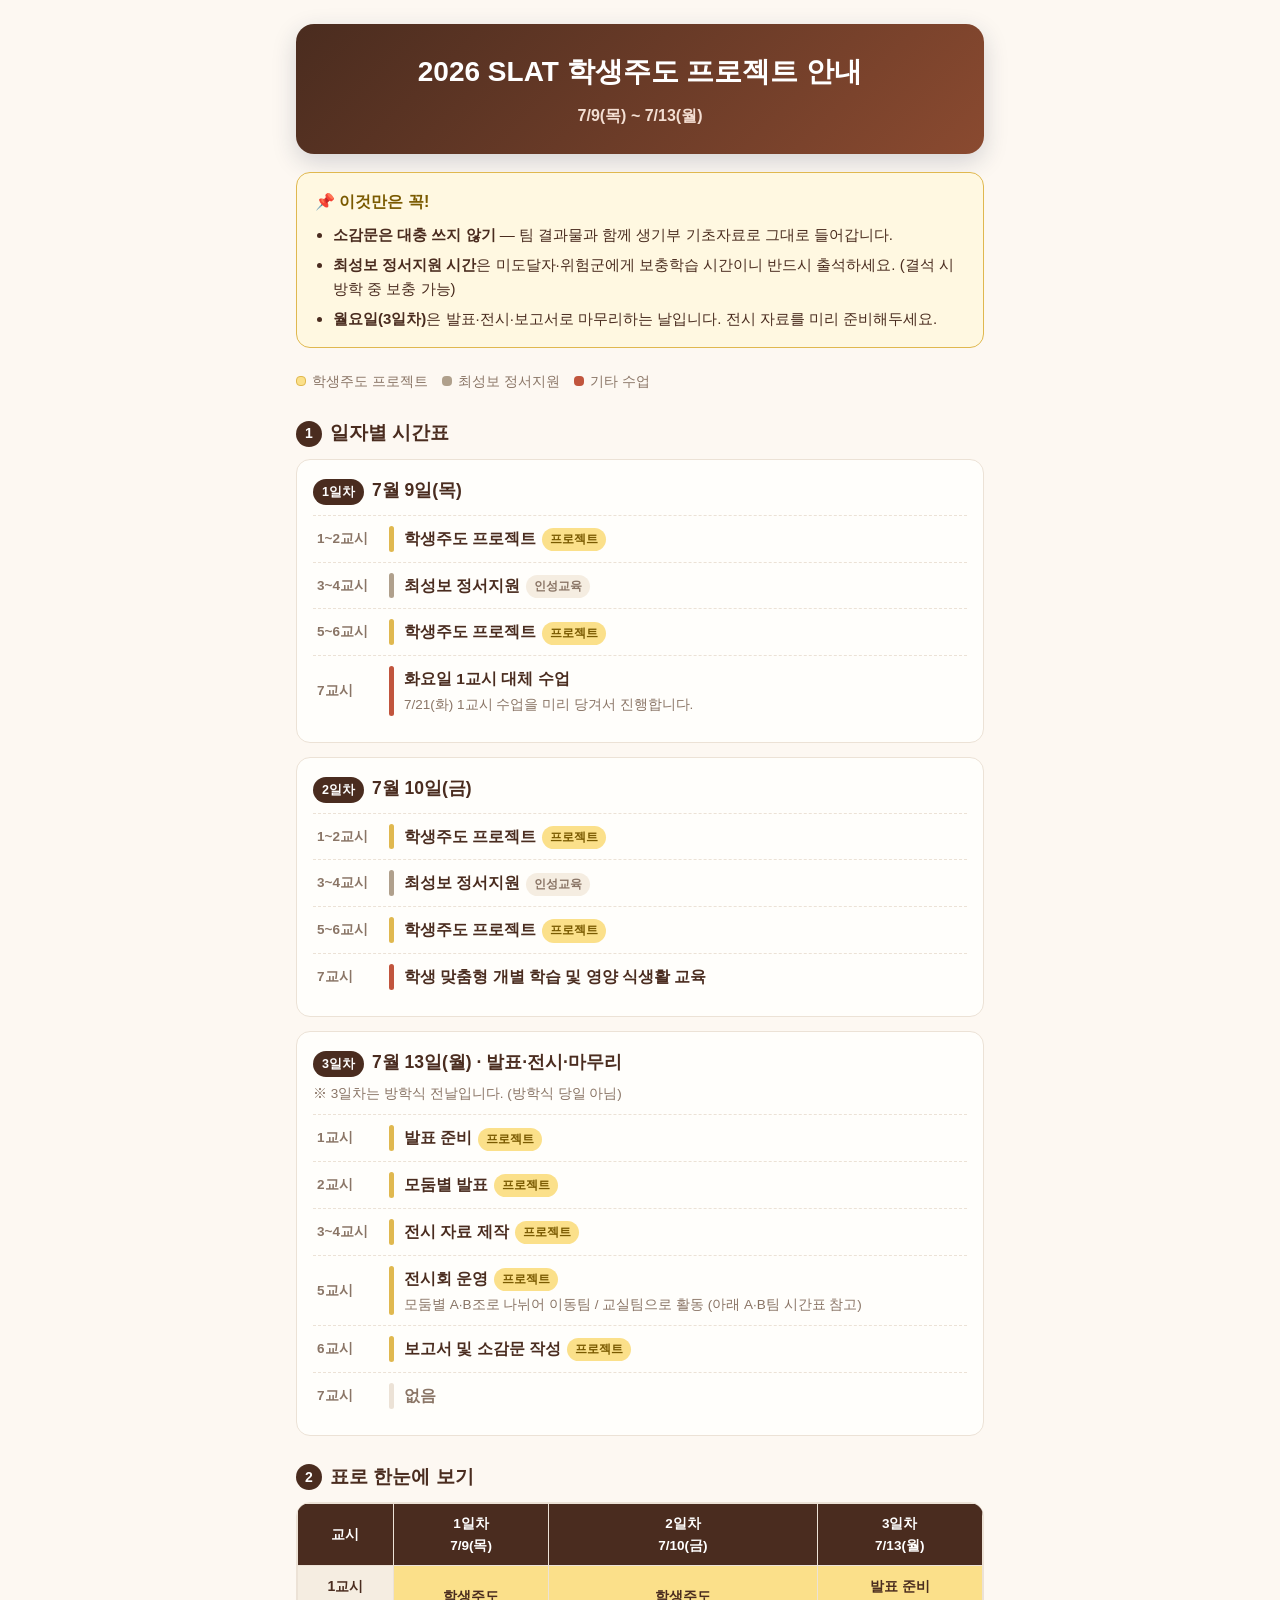
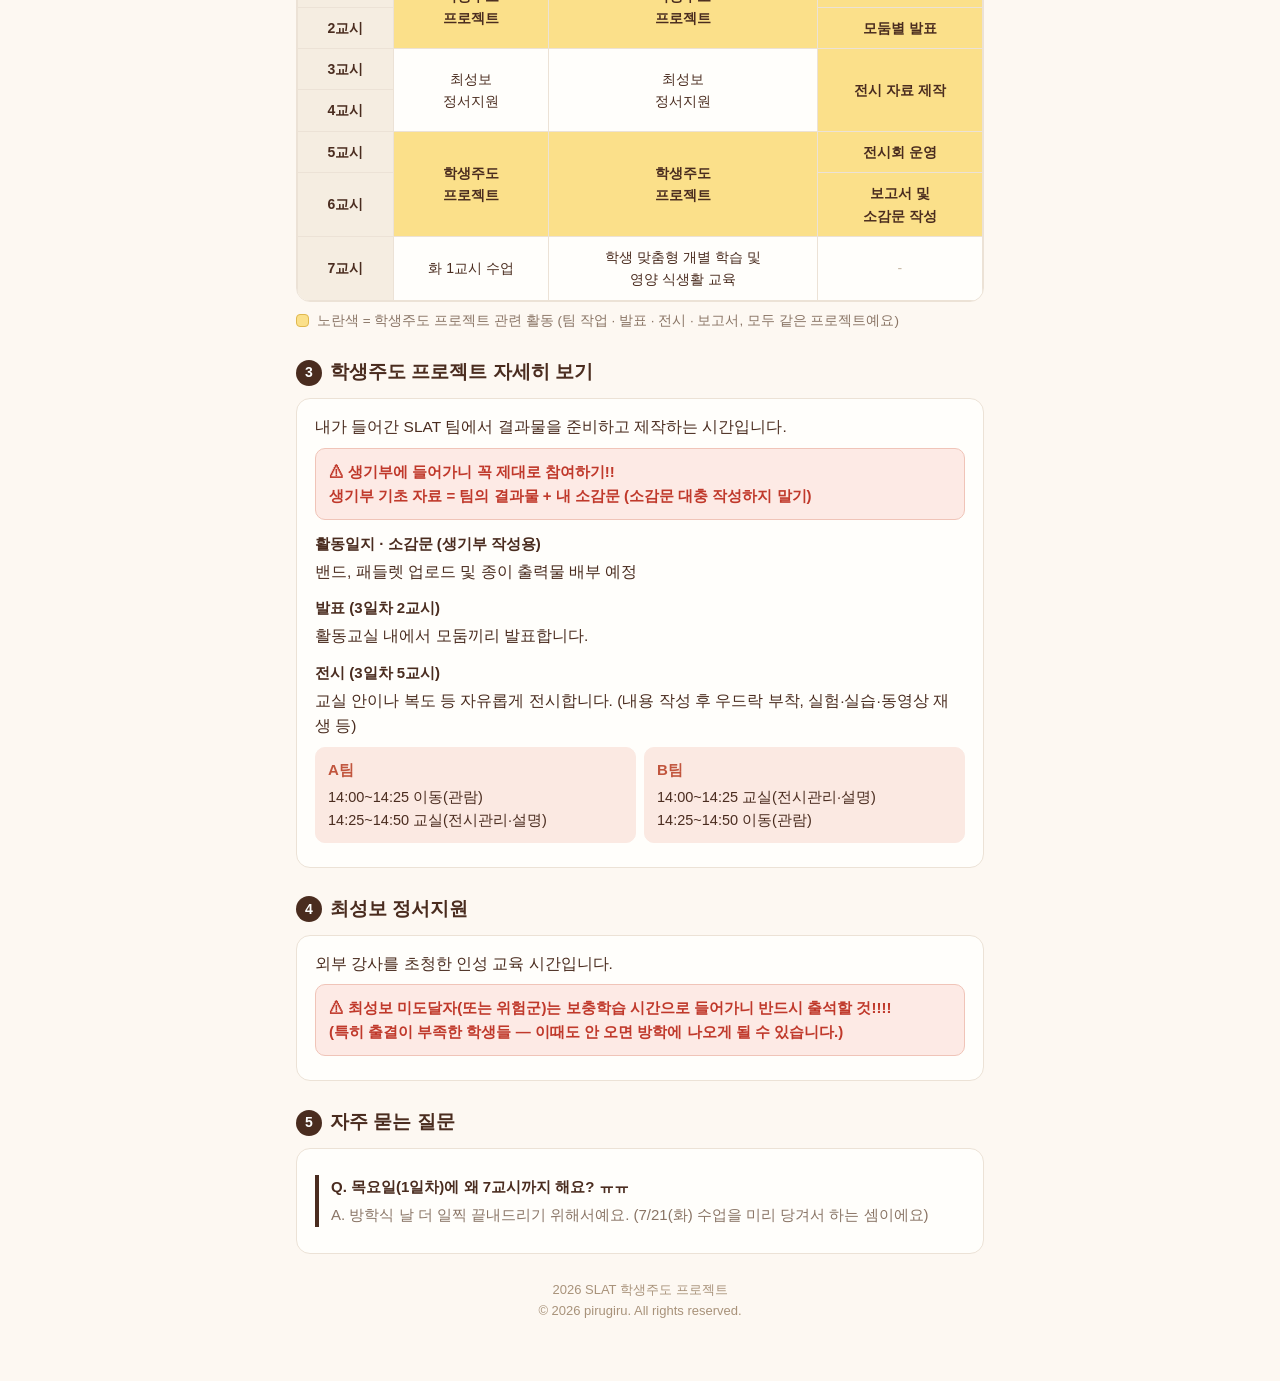
<file: slat.html>
<!DOCTYPE html>
<html lang="ko">
<head>
<meta charset="UTF-8">
<meta name="viewport" content="width=device-width, initial-scale=1.0">
<title>2026 SLAT 학생주도 프로젝트 안내</title>
<style>
  :root{
    --navy:#4a2c1f;
    --yellow:#fbe08a;
    --yellow-line:#e0b84f;
    --yellow-text:#7a5a00;
    --gray:#b0a08c;
    --gray-bg:#f5ede1;
    --gray-text:#8a7566;
    --gray-line:#ece2d6;
    --bg:#fdf8f2;
    --card-bg:#fffefb;
    --danger:#c0392b;
    --danger-bg:#fdeae5;
    --blue:#c1553d;
    --blue-light:#fbe9e2;
  }
  *{box-sizing:border-box;}
  body{
    margin:0;
    font-family:"Pretendard","Apple SD Gothic Neo","Malgun Gothic","Noto Sans KR",sans-serif;
    background:var(--bg);
    color:var(--navy);
    line-height:1.6;
    font-size:16px;
  }
  .wrap{max-width:720px;margin:0 auto;padding:24px 16px 60px;}
  header{
    background:linear-gradient(135deg,var(--navy),#8a4a30);
    color:#fff;
    border-radius:18px;
    padding:26px 22px;
    margin-bottom:18px;
    text-align:center;
    box-shadow:0 8px 24px rgba(28,47,77,0.18);
  }
  header h1{margin:0 0 8px;font-size:clamp(21px,6vw,28px);font-weight:800;}
  header p.sub{margin:0;font-size:16px;color:#f3ded2;font-weight:700;}
  .summary{
    background:#fff8e1;border:1px solid var(--yellow-line);border-radius:14px;
    padding:16px 18px;margin-bottom:22px;
  }
  .summary .s-title{font-weight:800;font-size:16px;margin-bottom:8px;color:var(--yellow-text);}
  .summary ul{margin:0;padding-left:18px;font-size:15px;}
  .summary li{margin-bottom:6px;}
  .summary li:last-child{margin-bottom:0;}
  .legend{display:flex;flex-wrap:wrap;gap:14px;font-size:14px;color:var(--gray-text);margin-bottom:18px;}
  .legend span{display:inline-flex;align-items:center;gap:6px;}
  .dot{width:10px;height:10px;border-radius:4px;display:inline-block;flex:0 0 auto;}
  .dot.proj{background:var(--yellow);border:1px solid var(--yellow-line);}
  .dot.care{background:var(--gray);}
  .dot.etc{background:var(--blue);}
  .section-title{
    display:flex;align-items:center;gap:8px;
    font-size:19px;font-weight:800;margin:26px 0 10px;
  }
  .section-title .num{
    display:inline-flex;align-items:center;justify-content:center;
    width:26px;height:26px;border-radius:50%;background:var(--navy);color:#fff;
    font-size:14px;flex:0 0 auto;
  }
  .table-card{
    background:var(--card-bg);border:1px solid var(--gray-line);border-radius:14px;
    overflow-x:auto;margin-bottom:8px;
  }
  table{border-collapse:collapse;width:100%;font-size:14px;}
  th,td{border:1px solid var(--gray-line);padding:9px 5px;text-align:center;vertical-align:middle;}
  thead th{background:var(--navy);color:#fff;font-size:13.5px;padding:9px 5px;}
  tbody th{background:#f5ede1;font-weight:800;color:var(--navy);width:14%;}
  td.yellow{background:var(--yellow);font-weight:700;}
  td.empty{color:#c9bba8;}
  .legend-note{display:flex;align-items:center;gap:8px;font-size:13.5px;color:var(--gray-text);margin:8px 0 4px;}
  .legend-note .swatch{width:13px;height:13px;border-radius:4px;background:var(--yellow);border:1px solid var(--yellow-line);flex:0 0 auto;}
  .day-card{
    background:var(--card-bg);border:1px solid var(--gray-line);border-radius:14px;
    padding:16px 16px;margin-bottom:14px;
  }
  .day-card-head{display:flex;align-items:baseline;gap:8px;margin-bottom:10px;}
  .day-card-head .d-no{font-size:12.5px;font-weight:700;color:#fff;background:var(--navy);padding:3px 9px;border-radius:999px;}
  .day-card-head h2{margin:0;font-size:17.5px;font-weight:800;}
  .period-row{
    display:flex;align-items:center;gap:10px;
    padding:10px 4px;border-top:1px dashed var(--gray-line);
  }
  .period-row:first-of-type{border-top:none;}
  .p-time{flex:0 0 62px;font-size:13.5px;font-weight:700;color:var(--gray-text);}
  .p-bar{width:5px;align-self:stretch;border-radius:3px;flex:0 0 5px;}
  .p-bar.proj{background:var(--yellow-line);}
  .p-bar.care{background:var(--gray);}
  .p-bar.etc{background:var(--blue);}
  .p-content{flex:1 1 auto;}
  .p-name{font-size:15.5px;font-weight:700;}
  .p-note{font-size:13.5px;color:var(--gray-text);margin-top:2px;}
  .p-tag{
    display:inline-block;font-size:12px;font-weight:700;padding:2px 8px;border-radius:999px;
    margin-left:6px;vertical-align:middle;
  }
  .p-tag.proj{background:var(--yellow);color:var(--yellow-text);}
  .p-tag.care{background:var(--gray-bg);color:var(--gray-text);}
  .p-tag.etc{background:var(--blue-light);color:var(--blue);}
  .card{
    background:var(--card-bg);border:1px solid var(--gray-line);border-radius:14px;
    padding:16px 18px;margin-bottom:4px;
  }
  .card p{margin:0 0 8px;font-size:15.5px;}
  .card p:last-child{margin-bottom:0;}
  .card ul, .card ol{margin:6px 0 8px;padding-left:20px;font-size:15px;}
  .card li{margin-bottom:6px;}
  .card li:last-child{margin-bottom:0;}
  .warn{
    background:var(--danger-bg);border:1px solid #f0c4b8;border-radius:10px;
    padding:11px 13px;font-size:15px;color:var(--danger);font-weight:700;
    margin:8px 0;
  }
  .subhead{font-weight:800;font-size:15px;color:var(--navy);margin:12px 0 4px;}
  .ab-grid{display:grid;grid-template-columns:1fr 1fr;gap:8px;margin:8px 0;}
  @media(max-width:480px){.ab-grid{grid-template-columns:1fr;}}
  .ab-card{
    border:1px solid var(--blue-light);background:var(--blue-light);border-radius:10px;
    padding:10px 12px;font-size:14.5px;
  }
  .ab-card b{color:var(--blue);display:block;margin-bottom:4px;font-size:15px;}
  .qa{border-left:4px solid var(--navy);padding-left:12px;margin:10px 0;}
  .qa .q{font-weight:800;font-size:15px;margin-bottom:4px;}
  .qa .a{font-size:15px;color:var(--gray-text);}
  footer{text-align:center;font-size:13px;color:#a8927a;margin-top:26px;}
</style>
</head>
<body>
<div class="wrap">
  <header>
    <h1>2026 SLAT 학생주도 프로젝트 안내</h1>
    <p class="sub">7/9(목) ~ 7/13(월)</p>
  </header>

  <div class="summary">
    <div class="s-title">📌 이것만은 꼭!</div>
    <ul>
      <li><b>소감문은 대충 쓰지 않기</b> — 팀 결과물과 함께 생기부 기초자료로 그대로 들어갑니다.</li>
      <li><b>최성보 정서지원 시간</b>은 미도달자·위험군에게 보충학습 시간이니 반드시 출석하세요. (결석 시 방학 중 보충 가능)</li>
      <li><b>월요일(3일차)</b>은 발표·전시·보고서로 마무리하는 날입니다. 전시 자료를 미리 준비해두세요.</li>
    </ul>
  </div>

  <div class="legend">
    <span><i class="dot proj"></i>학생주도 프로젝트</span>
    <span><i class="dot care"></i>최성보 정서지원</span>
    <span><i class="dot etc"></i>기타 수업</span>
  </div>

  <div class="section-title"><span class="num">1</span>일자별 시간표</div>

  <div class="day-card">
    <div class="day-card-head"><span class="d-no">1일차</span><h2>7월 9일(목)</h2></div>
    <div class="period-row"><div class="p-time">1~2교시</div><div class="p-bar proj"></div><div class="p-content"><span class="p-name">학생주도 프로젝트</span><span class="p-tag proj">프로젝트</span></div></div>
    <div class="period-row"><div class="p-time">3~4교시</div><div class="p-bar care"></div><div class="p-content"><span class="p-name">최성보 정서지원</span><span class="p-tag care">인성교육</span></div></div>
    <div class="period-row"><div class="p-time">5~6교시</div><div class="p-bar proj"></div><div class="p-content"><span class="p-name">학생주도 프로젝트</span><span class="p-tag proj">프로젝트</span></div></div>
    <div class="period-row"><div class="p-time">7교시</div><div class="p-bar etc"></div><div class="p-content"><span class="p-name">화요일 1교시 대체 수업</span><div class="p-note">7/21(화) 1교시 수업을 미리 당겨서 진행합니다.</div></div></div>
  </div>

  <div class="day-card">
    <div class="day-card-head"><span class="d-no">2일차</span><h2>7월 10일(금)</h2></div>
    <div class="period-row"><div class="p-time">1~2교시</div><div class="p-bar proj"></div><div class="p-content"><span class="p-name">학생주도 프로젝트</span><span class="p-tag proj">프로젝트</span></div></div>
    <div class="period-row"><div class="p-time">3~4교시</div><div class="p-bar care"></div><div class="p-content"><span class="p-name">최성보 정서지원</span><span class="p-tag care">인성교육</span></div></div>
    <div class="period-row"><div class="p-time">5~6교시</div><div class="p-bar proj"></div><div class="p-content"><span class="p-name">학생주도 프로젝트</span><span class="p-tag proj">프로젝트</span></div></div>
    <div class="period-row"><div class="p-time">7교시</div><div class="p-bar etc"></div><div class="p-content"><span class="p-name">학생 맞춤형 개별 학습 및 영양 식생활 교육</span></div></div>
  </div>

  <div class="day-card">
    <div class="day-card-head"><span class="d-no">3일차</span><h2>7월 13일(월) · 발표·전시·마무리</h2></div>
    <p style="margin:-4px 0 10px;font-size:13.5px;color:var(--gray-text);">※ 3일차는 방학식 전날입니다. (방학식 당일 아님)</p>
    <div class="period-row"><div class="p-time">1교시</div><div class="p-bar proj"></div><div class="p-content"><span class="p-name">발표 준비</span><span class="p-tag proj">프로젝트</span></div></div>
    <div class="period-row"><div class="p-time">2교시</div><div class="p-bar proj"></div><div class="p-content"><span class="p-name">모둠별 발표</span><span class="p-tag proj">프로젝트</span></div></div>
    <div class="period-row"><div class="p-time">3~4교시</div><div class="p-bar proj"></div><div class="p-content"><span class="p-name">전시 자료 제작</span><span class="p-tag proj">프로젝트</span></div></div>
    <div class="period-row"><div class="p-time">5교시</div><div class="p-bar proj"></div><div class="p-content"><span class="p-name">전시회 운영</span><span class="p-tag proj">프로젝트</span><div class="p-note">모둠별 A·B조로 나뉘어 이동팀 / 교실팀으로 활동 (아래 A·B팀 시간표 참고)</div></div></div>
    <div class="period-row"><div class="p-time">6교시</div><div class="p-bar proj"></div><div class="p-content"><span class="p-name">보고서 및 소감문 작성</span><span class="p-tag proj">프로젝트</span></div></div>
    <div class="period-row"><div class="p-time">7교시</div><div class="p-bar" style="background:var(--gray-line);"></div><div class="p-content"><span class="p-name" style="color:var(--gray-text);">없음</span></div></div>
  </div>

  <div class="section-title"><span class="num">2</span>표로 한눈에 보기</div>
  <div class="table-card">
    <table>
      <thead>
        <tr>
          <th>교시</th>
          <th>1일차<br>7/9(목)</th>
          <th>2일차<br>7/10(금)</th>
          <th>3일차<br>7/13(월)</th>
        </tr>
      </thead>
      <tbody>
        <tr>
          <th>1교시</th>
          <td class="yellow" rowspan="2">학생주도<br>프로젝트</td>
          <td class="yellow" rowspan="2">학생주도<br>프로젝트</td>
          <td class="yellow">발표 준비</td>
        </tr>
        <tr>
          <th>2교시</th>
          <td class="yellow">모둠별 발표</td>
        </tr>
        <tr>
          <th>3교시</th>
          <td rowspan="2">최성보<br>정서지원</td>
          <td rowspan="2">최성보<br>정서지원</td>
          <td class="yellow" rowspan="2">전시 자료 제작</td>
        </tr>
        <tr>
          <th>4교시</th>
        </tr>
        <tr>
          <th>5교시</th>
          <td class="yellow" rowspan="2">학생주도<br>프로젝트</td>
          <td class="yellow" rowspan="2">학생주도<br>프로젝트</td>
          <td class="yellow">전시회 운영</td>
        </tr>
        <tr>
          <th>6교시</th>
          <td class="yellow">보고서 및<br>소감문 작성</td>
        </tr>
        <tr>
          <th>7교시</th>
          <td>화 1교시 수업</td>
          <td>학생 맞춤형 개별 학습 및<br>영양 식생활 교육</td>
          <td class="empty">-</td>
        </tr>
      </tbody>
    </table>
  </div>
  <div class="legend-note"><span class="swatch"></span>노란색 = 학생주도 프로젝트 관련 활동 (팀 작업 · 발표 · 전시 · 보고서, 모두 같은 프로젝트예요)</div>

  <div class="section-title"><span class="num">3</span>학생주도 프로젝트 자세히 보기</div>
  <div class="card">
    <p>내가 들어간 SLAT 팀에서 결과물을 준비하고 제작하는 시간입니다.</p>
    <div class="warn">⚠ 생기부에 들어가니 꼭 제대로 참여하기!!<br>생기부 기초 자료 = 팀의 결과물 + 내 소감문 (소감문 대충 작성하지 말기)</div>
    <div class="subhead">활동일지 · 소감문 (생기부 작성용)</div>
    <p>밴드, 패들렛 업로드 및 종이 출력물 배부 예정</p>
    <div class="subhead">발표 (3일차 2교시)</div>
    <p>활동교실 내에서 모둠끼리 발표합니다.</p>
    <div class="subhead">전시 (3일차 5교시)</div>
    <p>교실 안이나 복도 등 자유롭게 전시합니다. (내용 작성 후 우드락 부착, 실험·실습·동영상 재생 등)</p>
    <div class="ab-grid">
      <div class="ab-card"><b>A팀</b>14:00~14:25 이동(관람)<br>14:25~14:50 교실(전시관리·설명)</div>
      <div class="ab-card"><b>B팀</b>14:00~14:25 교실(전시관리·설명)<br>14:25~14:50 이동(관람)</div>
    </div>
  </div>

  <div class="section-title"><span class="num">4</span>최성보 정서지원</div>
  <div class="card">
    <p>외부 강사를 초청한 인성 교육 시간입니다.</p>
    <div class="warn">⚠ 최성보 미도달자(또는 위험군)는 보충학습 시간으로 들어가니 반드시 출석할 것!!!!<br>(특히 출결이 부족한 학생들 — 이때도 안 오면 방학에 나오게 될 수 있습니다.)</div>
  </div>

  <div class="section-title"><span class="num">5</span>자주 묻는 질문</div>
  <div class="card">
    <div class="qa">
      <div class="q">Q. 목요일(1일차)에 왜 7교시까지 해요? ㅠㅠ</div>
      <div class="a">A. 방학식 날 더 일찍 끝내드리기 위해서예요. (7/21(화) 수업을 미리 당겨서 하는 셈이에요)</div>
    </div>
  </div>

  <footer>
    2026 SLAT 학생주도 프로젝트<br>
    © 2026 pirugiru. All rights reserved.
  </footer>
</div>
</body>
</html>
</file>
<file: style.css>
:root{--ink:#183b3b;--muted:#617875;--teal:#146b62;--mint:#e4eee6;--paper:#fbfaf5;--line:#d7e0d6;--gold:#e9bc64;--red:#a23c35;--white:#fff;--radius:18px}*{box-sizing:border-box}body{margin:0;background:var(--paper);color:var(--ink);font-family:'Noto Sans KR','Malgun Gothic',sans-serif;font-size:16px;line-height:1.75}button,input,select,textarea{font:inherit}button,a,input,select,textarea{touch-action:manipulation}button{cursor:pointer}a{color:var(--teal);text-underline-offset:4px}button:focus-visible,a:focus-visible,input:focus-visible,select:focus-visible,textarea:focus-visible{outline:3px solid #c98126;outline-offset:4px}button:disabled{opacity:.45;cursor:not-allowed}.topbar{height:88px;background:var(--paper);border-bottom:1px solid var(--line);display:flex;align-items:center;justify-content:space-between;padding:0 38px;position:sticky;top:0;z-index:10}.brand{text-decoration:none;color:var(--ink);display:flex;align-items:center;gap:13px;font-weight:700;font-size:20px;line-height:1.5}.brand small{display:block;font-size:11px;letter-spacing:.12em;color:var(--muted);font-weight:400}.brand-mark{display:grid;place-items:center;width:44px;height:44px;border-radius:50%;background:var(--ink);color:var(--gold);font-size:29px}.top-actions{display:flex;gap:20px;align-items:center}#save-status{font-size:12px;color:var(--muted)}.shell{display:grid;grid-template-columns:270px minmax(0,1fr);max-width:1600px;margin:auto}.sidebar{padding:35px 26px 24px 34px;position:sticky;top:88px;height:calc(100vh - 88px);border-right:1px solid var(--line);display:flex;flex-direction:column;justify-content:space-between;overflow:auto}.eyebrow{font-size:12px;font-weight:700;letter-spacing:.12em;text-transform:uppercase;color:var(--teal);margin:0 0 10px}.sidebar h2{font-size:23px;line-height:1.6;margin:0 0 28px;font-weight:500}.nav-step{display:flex;width:100%;gap:12px;text-align:left;padding:12px;border:0;background:transparent;border-radius:12px;color:var(--muted);margin-bottom:6px;font-size:14px;align-items:center}.nav-step .num{border:1px solid var(--line);width:28px;height:28px;display:grid;place-items:center;border-radius:50%;font-size:12px;flex-shrink:0}.nav-step.active{background:var(--mint);color:var(--ink);font-weight:700}.nav-step.active .num{background:var(--teal);color:white;border-color:var(--teal)}.nav-step small{display:block;font-size:11px;font-weight:400}.side-bottom{border-top:1px solid var(--line);padding-top:18px;margin-top:20px;font-size:12px;color:var(--muted)}.side-bottom .quiet{display:block;padding:5px 0;font-size:12px}main{padding:38px 45px 70px;min-width:0;outline:none}h1{font-size:clamp(28px,3.4vw,46px);line-height:1.35;letter-spacing:-.045em;margin:8px 0 18px}h2{font-size:24px;line-height:1.45;letter-spacing:-.03em}h3{font-size:18px;line-height:1.5;margin:0 0 12px}.lede{color:var(--muted);font-size:17px;max-width:760px;margin-bottom:28px}.hero{display:grid;grid-template-columns:1.05fr 1fr;gap:35px;align-items:center;background:#e7eee3;border-radius:var(--radius);padding:32px 32px 20px;overflow:hidden}.hero h1{font-size:clamp(32px,3.9vw,54px)}.hero p{color:var(--muted)}.landscape{width:100%;height:260px}.pill{display:inline-flex;align-items:center;padding:4px 12px;border:1px solid var(--line);border-radius:100px;font-size:12px;color:var(--teal);background:#fff9}.row{display:flex;gap:12px;align-items:center;flex-wrap:wrap}.between{justify-content:space-between}.section{margin-top:32px}.grid2{display:grid;grid-template-columns:1fr 1fr;gap:20px}.grid3{display:grid;grid-template-columns:repeat(3,1fr);gap:16px}.card{padding:24px;border:1px solid var(--line);border-radius:var(--radius);background:var(--white);min-width:0}.card p:last-child{margin-bottom:0}.card.soft{background:var(--mint);border:0}.card.dark{background:var(--ink);color:var(--paper);border:0}.card.dark p{color:#d0e0d7}.card-number{font-size:13px;letter-spacing:.1em;color:var(--teal)}.muted{color:var(--muted)}.small{font-size:13px}.primary,.secondary,.quiet,.danger{border:0;border-radius:10px;padding:11px 19px;font-weight:600}.primary{color:white;background:var(--teal)}.primary:hover{background:#0c534b}.secondary{background:var(--mint);color:var(--ink)}.quiet{color:var(--muted);background:transparent;padding:8px}.danger{color:var(--red);background:#f7e9e4}button:hover:not(:disabled){filter:brightness(.97)}.footer-nav{display:flex;justify-content:space-between;align-items:center;gap:16px;margin-top:32px;padding-top:24px;border-top:1px solid var(--line)}.tabs{display:flex;gap:8px;flex-wrap:wrap;margin:24px 0}.tab{border:1px solid var(--line);padding:10px 15px;border-radius:10px;background:white;color:var(--muted)}.tab.active{background:var(--ink);color:white}.reading-layout{display:grid;grid-template-columns:1.12fr 1fr;gap:22px;align-items:start}.article{padding:30px;background:white;border-radius:var(--radius);border:1px solid var(--line)}.article h2{margin-top:12px}.article p{font-size:17px;line-height:1.95}.article p.reader-note{font-size:12px;background:var(--paper);padding:12px;line-height:1.7}.sources{font-size:12px;display:flex;flex-wrap:wrap;gap:10px;margin-top:14px}.choice{display:flex;gap:10px;padding:12px 14px;border:1px solid var(--line);background:white;border-radius:10px;margin-bottom:9px;align-items:flex-start;cursor:pointer}.choice:has(input:checked){border-color:var(--teal);background:#edf5ef}.choice input{margin-top:7px;accent-color:var(--teal);flex-shrink:0}.choice span{font-size:14px}.fact-label{font-weight:700;font-size:12px;background:var(--mint);padding:1px 6px;border-radius:4px;margin-right:6px;color:var(--teal);white-space:nowrap}.field{display:block;margin:16px 0}.field>span{display:block;font-size:13px;font-weight:600;margin-bottom:6px}input[type=text],textarea,select{width:100%;padding:11px 12px;border:1px solid #bdcdc4;border-radius:9px;color:var(--ink);background:white}textarea{resize:vertical;min-height:85px}fieldset{border:0;padding:0;margin:18px 0}legend{font-weight:600;font-size:15px;margin-bottom:9px}.notice{background:#fff5da;border-left:3px solid var(--gold);padding:13px 17px;border-radius:3px 10px 10px 3px;font-size:14px;margin:16px 0}.notice.success{background:#e7f3eb;border-color:#358569}.notice.error{background:#fbebe7;border-color:var(--red);color:#722d29}.inline-msg:empty{display:none}.factplate{display:flex;flex-direction:column;gap:9px}.fact{padding:12px 14px;background:#f0f4ee;border-radius:10px;font-size:14px}.fact.new{background:#fff2d5;border:1px solid #e9d7a6}.fact small{display:block;font-size:11px;color:var(--muted);margin:3px 0 0 30px}.rulecard{border:1px solid var(--line);border-radius:12px;background:white;padding:17px;margin-bottom:12px}.rulecard h3{font-size:15px}.rulecard .ifthen{font-size:13px;padding:7px 0}.rulecard .ifthen strong{display:inline-block;min-width:43px;color:var(--teal)}.workbench{display:grid;grid-template-columns:.8fr 1.2fr;gap:20px;align-items:start}.trace{overflow:auto}table{border-collapse:collapse;width:100%;font-size:13px}th,td{padding:11px 12px;text-align:left;border-bottom:1px solid var(--line);vertical-align:top}th{background:var(--mint);font-weight:600}.trace-empty{color:var(--muted);padding:22px;text-align:center;border:1px dashed var(--line);border-radius:12px}.glossary{margin:22px 0}details{border:1px solid var(--line);border-radius:12px;padding:14px 18px;background:white;margin-bottom:10px}summary{cursor:pointer;font-weight:600}details p{font-size:14px}.flow{display:flex;gap:12px;align-items:center;flex-wrap:wrap;margin:16px 0}.flow .node{padding:14px;background:var(--mint);border-radius:10px;flex:1;min-width:120px;text-align:center}.flow .arrow{font-size:22px;color:var(--teal)}.outcome{border:1px solid var(--line);border-radius:12px;padding:18px;background:white;margin-top:12px}.outcome strong{color:var(--teal)}.checklist{padding-left:20px;font-size:14px}.reading-progress{height:5px;background:var(--mint);border-radius:10px;overflow:hidden;margin-top:20px}.reading-progress span{display:block;height:100%;background:var(--teal)}.mini-visual{font-size:40px;line-height:1;display:block;margin-bottom:16px}.record-area{background:white;border:1px solid var(--line);border-radius:12px;padding:20px}.response-row{display:grid;grid-template-columns:.65fr 1.5fr 1fr;gap:12px}.response-row .field{margin:8px 0}.ready-tag{color:#257451;font-size:12px;font-weight:700}.empty-note{background:var(--paper);padding:14px;border-radius:10px;color:var(--muted);font-size:13px}#toast{position:fixed;bottom:24px;left:50%;transform:translateX(-50%);background:var(--ink);color:white;border-radius:12px;padding:12px 22px;max-width:90vw;box-shadow:0 8px 30px #0002;z-index:40;display:none}#toast.visible{display:block}dialog{border:1px solid var(--line);border-radius:20px;padding:30px;max-width:850px;width:92vw;max-height:86vh;color:var(--ink);background:var(--paper)}dialog::backdrop{background:#112d2d88}dialog h2{margin-top:0}dialog .secondary{margin-top:20px}.resource{display:block;padding:12px 0;border-bottom:1px solid var(--line)}.skip{position:absolute;left:10px;top:-90px;z-index:50;background:white;padding:12px}.skip:focus{top:10px}.print-only{display:none}.species{font-weight:600}.species small{display:block;font-weight:400;color:var(--muted);margin-top:8px;font-size:13px}.time-note{color:var(--muted);font-size:12px}.file-links{display:grid;grid-template-columns:1fr 1fr;gap:12px}.tide-toggle{display:flex;gap:8px}.tide-toggle button.active{background:var(--ink);color:white}@media(min-width:1450px){main{padding-left:55px;padding-right:55px}}@media(max-width:1100px){.shell{grid-template-columns:220px minmax(0,1fr)}.sidebar{padding:25px 15px}.sidebar h2{font-size:21px}main{padding:28px 25px}.reading-layout{grid-template-columns:1fr}.hero{padding:25px;gap:15px}.hero h1{font-size:34px}.grid3{grid-template-columns:1fr}.response-row{grid-template-columns:1fr 1fr}.response-row .field:last-child{grid-column:1/-1}}@media(max-width:760px){.topbar{padding:0 16px;height:74px}.brand{font-size:16px}.brand-mark{width:36px;height:36px}.top-actions{gap:4px}#save-status{display:none}.shell{display:block}.sidebar{position:static;height:auto;border:0;border-bottom:1px solid var(--line);padding:12px 16px}.sidebar h2,.sidebar .eyebrow,.side-bottom{display:none}#steps{display:flex;overflow-x:auto;gap:5px}.nav-step{width:auto;min-width:135px;padding:8px;font-size:12px;margin:0}.nav-step small{display:none}.nav-step .num{width:22px;height:22px}main{padding:24px 16px 50px}.hero{grid-template-columns:1fr;padding:24px}.hero h1{font-size:38px}.landscape{height:190px}.grid2,.workbench{grid-template-columns:1fr}.card,.article{padding:20px}.article p{font-size:16px}.footer-nav{align-items:stretch;flex-direction:column}.response-row{grid-template-columns:1fr}.file-links{grid-template-columns:1fr}h1{font-size:30px}.lede{font-size:15px}.top-actions .quiet{font-size:12px}.field>span{font-size:14px}th,td{padding:9px}.pill{font-size:11px}}@media(prefers-reduced-motion:reduce){*{scroll-behavior:auto!important}}@media print{.sidebar,.topbar,.footer-nav,button{display:none!important}.shell{display:block}main{padding:0}.card{break-inside:avoid}.print-only{display:block}body{background:white}dialog{display:none!important}}
</file>
<file: readability.css>
/* Reading-first typography. Lesson content, progression and controls are unchanged. */
:root {
  --ink: #203d3b;
  --muted: #536a66;
  --teal: #17675d;
  --mint: #eaf2ed;
  --paper: #f5f7f4;
  --line: #d7e2dc;
  --radius: 16px;
}
body {
  font-family: -apple-system, BlinkMacSystemFont, "Segoe UI", "Malgun Gothic", "Apple SD Gothic Neo", sans-serif;
  font-size: 17px;
  line-height: 1.85;
  word-break: keep-all;
  overflow-wrap: anywhere;
  -webkit-font-smoothing: antialiased;
}
.topbar { height: 80px; background: #fff; padding-inline: 30px; }
.brand { font-size: 19px; }
.brand small { font-size: 12px; letter-spacing: 0; margin-top: 2px; }
.brand-mark { width: 40px; height: 40px; }
.top-actions { gap: 12px; }
#save-status { font-size: 13px; }
.shell { grid-template-columns: 238px minmax(0, 1fr); max-width: 1600px; }
.sidebar { top: 80px; height: calc(100vh - 80px); padding: 32px 20px 24px; background: #f0f4ef; }
.sidebar h2 { font-size: 22px; line-height: 1.6; letter-spacing: -.03em; margin-bottom: 24px; font-weight: 600; }
.eyebrow { font-size: 13px; letter-spacing: .02em; }
.nav-step { font-size: 15px; padding: 14px 10px; gap: 10px; }
.nav-step small { font-size: 12px; margin-top: 4px; }
.nav-step.active { background: #fff; box-shadow: 0 2px 9px #153d3710; }
.nav-step:disabled { opacity: .7; }
.side-bottom, .side-bottom .quiet { font-size: 13px; }
main { padding: 38px 36px 64px; }
h1 { font-size: clamp(29px, 2.65vw, 39px); line-height: 1.45; letter-spacing: -.04em; margin-bottom: 14px; }
h2 { font-size: 25px; line-height: 1.6; }
h3 { font-size: 20px; line-height: 1.65; }
.lede { font-size: 17px; line-height: 1.85; max-width: 48em; margin-bottom: 28px; }
.hero { background: #e8f0e9; padding: 30px; gap: 24px; }
.hero h1 { font-size: clamp(32px, 3.1vw, 45px); line-height: 1.4; }
.hero p { font-size: 17px; }
.hero .eyebrow { font-size: 13px; }
.pill { font-size: 13px; padding: 5px 12px; }
.card, .article { box-shadow: 0 3px 14px #183b3b04; }
.card { padding: 25px; }
.card p { margin-block: 12px; }
.card.dark .node { background: #f0f5ef; }
.section { margin-top: 28px; }
.reading-layout { grid-template-columns: minmax(0, 1.1fr) minmax(0, 1fr); gap: 22px; }
.article { padding: 30px; border-top: 4px solid var(--teal); }
.article h2 { font-size: 27px; margin: 16px 0; }
.article p { font-size: 18px; line-height: 2.05; margin-block: 22px; }
.article p.reader-note { font-size: 14px; line-height: 1.8; padding: 14px; border-radius: 10px; background: #f0f4ef; margin: 18px 0 24px; }
.article p > .small { display: inline-block; min-width: 18px; font-size: 13px; color: var(--teal); }
.sources { font-size: 14px; line-height: 1.8; gap: 6px 14px; }
.sources a { padding-block: 4px; }
.small { font-size: 15px; line-height: 1.85; }
.field { margin: 18px 0; }
.field > span { font-size: 15px; line-height: 1.7; margin-bottom: 9px; }
input[type=text], textarea, select { font-size: 16px; line-height: 1.7; padding: 12px 14px; border-color: #b9cec3; border-radius: 10px; }
textarea { min-height: 112px; }
input::placeholder, textarea::placeholder { color: #71827c; }
select { min-height: 50px; max-width: 100%; }
fieldset { margin: 24px 0; }
legend { font-size: 16px; line-height: 1.8; margin-bottom: 12px; }
.choice { padding: 14px; gap: 12px; margin-bottom: 10px; align-items: flex-start; }
.choice span { font-size: 16px; line-height: 1.85; }
.choice input { width: 18px; height: 18px; margin-top: 5px; }
.choice:has(input:checked) { background: #edf5f0; box-shadow: inset 3px 0 0 var(--teal); }
.choice .fact-label, .fact-label { font-size: 13px; line-height: 1.8; padding: 2px 7px; }
.fact { font-size: 16px; line-height: 1.85; padding: 14px 15px; }
.fact small { font-size: 13px; margin-left: 0; }
.rulecard { padding: 18px; border-color: #c9dbd1; }
.rulecard h3 { font-size: 17px; }
.rulecard h3 .small { font-size: 13px; }
.rulecard .ifthen { font-size: 16px; line-height: 1.9; padding-block: 9px; }
.rulecard .ifthen strong { font-size: 14px; }
.notice { font-size: 16px; line-height: 1.8; padding: 16px 18px; }
.primary, .secondary, .danger { font-size: 16px; line-height: 1.6; min-height: 48px; padding: 12px 20px; border-radius: 11px; }
.primary { box-shadow: 0 3px 8px #17675d17; }
.quiet { font-size: 14px; }
button:disabled { opacity: .6; }
.tab { min-height: 46px; font-size: 15px; padding: 9px 17px; }
.tabs { gap: 10px; }
details { padding: 16px 20px; }
details p { font-size: 16px; }
summary { font-size: 16px; line-height: 1.8; }
table { font-size: 15px; line-height: 1.8; }
th, td { padding: 14px 12px; }
.trace-empty { font-size: 15px; }
.species small { font-size: 15px; line-height: 1.8; }
.ready-tag { font-size: 14px; }
.footer-nav { margin-top: 32px; }
dialog { padding: 30px; }
.checklist { font-size: 16px; line-height: 1.9; }
.checklist li { margin-bottom: 10px; }
#toast { font-size: 15px; }
@media (max-width: 1180px) {
  .shell { grid-template-columns: 210px minmax(0,1fr); }
  .sidebar { padding-inline: 15px; }
  .sidebar h2 { font-size: 20px; }
  main { padding-inline: 26px; }
  .reading-layout { grid-template-columns: 1fr; }
  .article p { max-width: 43em; }
  .hero { grid-template-columns: 1fr; }
  .hero h1 { font-size: 39px; }
  .hero .landscape { height: 230px; }
}
@media (max-width: 760px) {
  body { font-size: 16px; line-height: 1.85; }
  .topbar { height: 72px; padding-inline: 14px; }
  .brand { font-size: 15px; gap: 8px; }
  .brand small { font-size: 10px; }
  .brand-mark { width: 32px; height: 32px; font-size: 24px; }
  .top-actions { gap: 0; }
  .top-actions .quiet { font-size: 12px; padding: 8px 6px; }
  .shell { display: block; }
  .sidebar { height: auto; padding: 12px; background: #fff; }
  .nav-step { min-width: 132px; font-size: 13px; padding: 10px 8px; }
  .nav-step.active { background: var(--mint); box-shadow: none; }
  .nav-step .num { width: 23px; height: 23px; }
  main { padding: 24px 16px 44px; }
  h1 { font-size: 29px; }
  h2 { font-size: 23px; }
  h3 { font-size: 19px; }
  .hero { padding: 24px; gap: 12px; }
  .hero h1 { font-size: 33px; }
  .hero p, .lede { font-size: 16px; }
  .hero .landscape { height: 190px; }
  .card, .article { padding: 21px; }
  .article h2 { font-size: 24px; }
  .article p { font-size: 17px; line-height: 2; margin-block: 20px; }
  .article p.reader-note { font-size: 13px; }
  .choice { padding: 13px; }
  .choice span, .fact, .rulecard .ifthen { font-size: 16px; }
  .small, .sources { font-size: 14px; }
  .footer-nav .primary { width: 100%; }
  .tide-toggle { flex-wrap: wrap; }
  .tide-toggle button { font-size: 14px; flex: 1 1 120px; padding-inline: 12px; }
  dialog { padding: 23px; }
}
@media print {
  body { background: #fff; font-size: 12pt; }
  .shell { display: block; }
  main { padding: 0; }
  .card, .article { box-shadow: none; }
}
</file>
